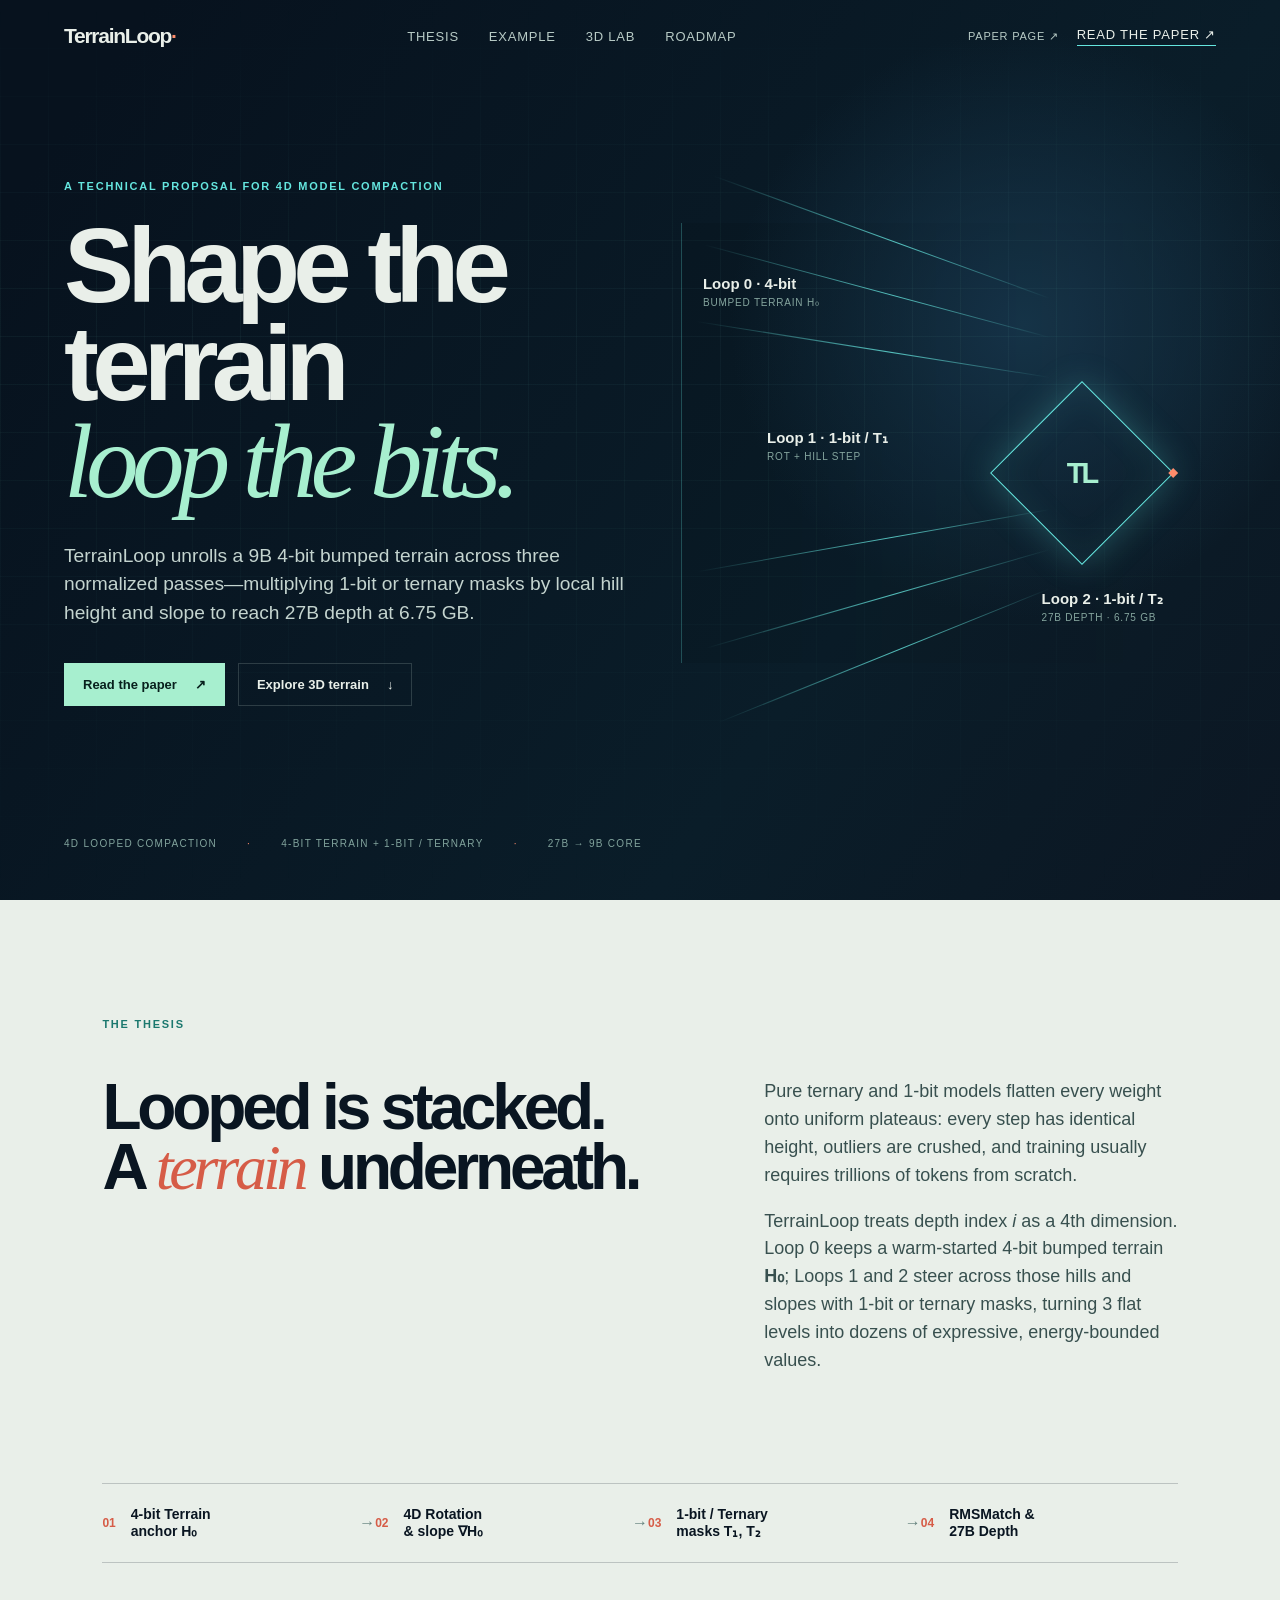
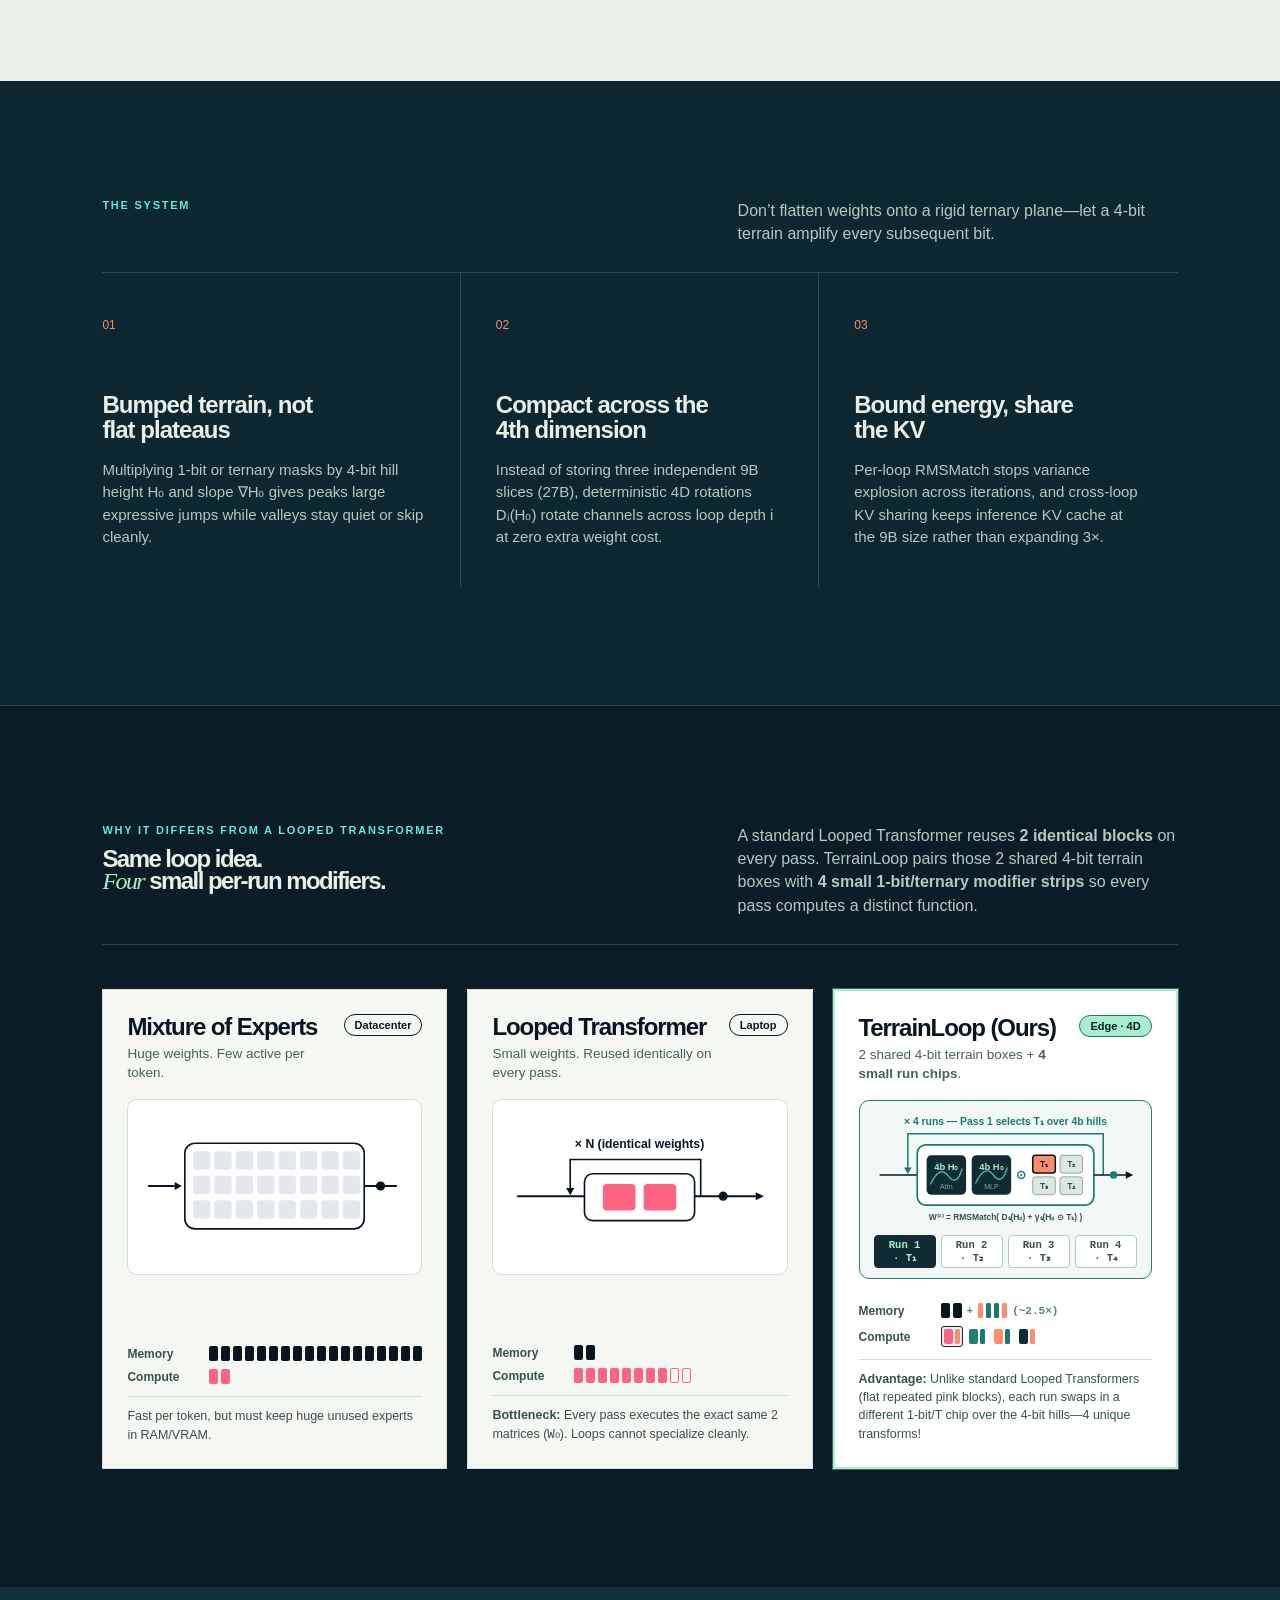
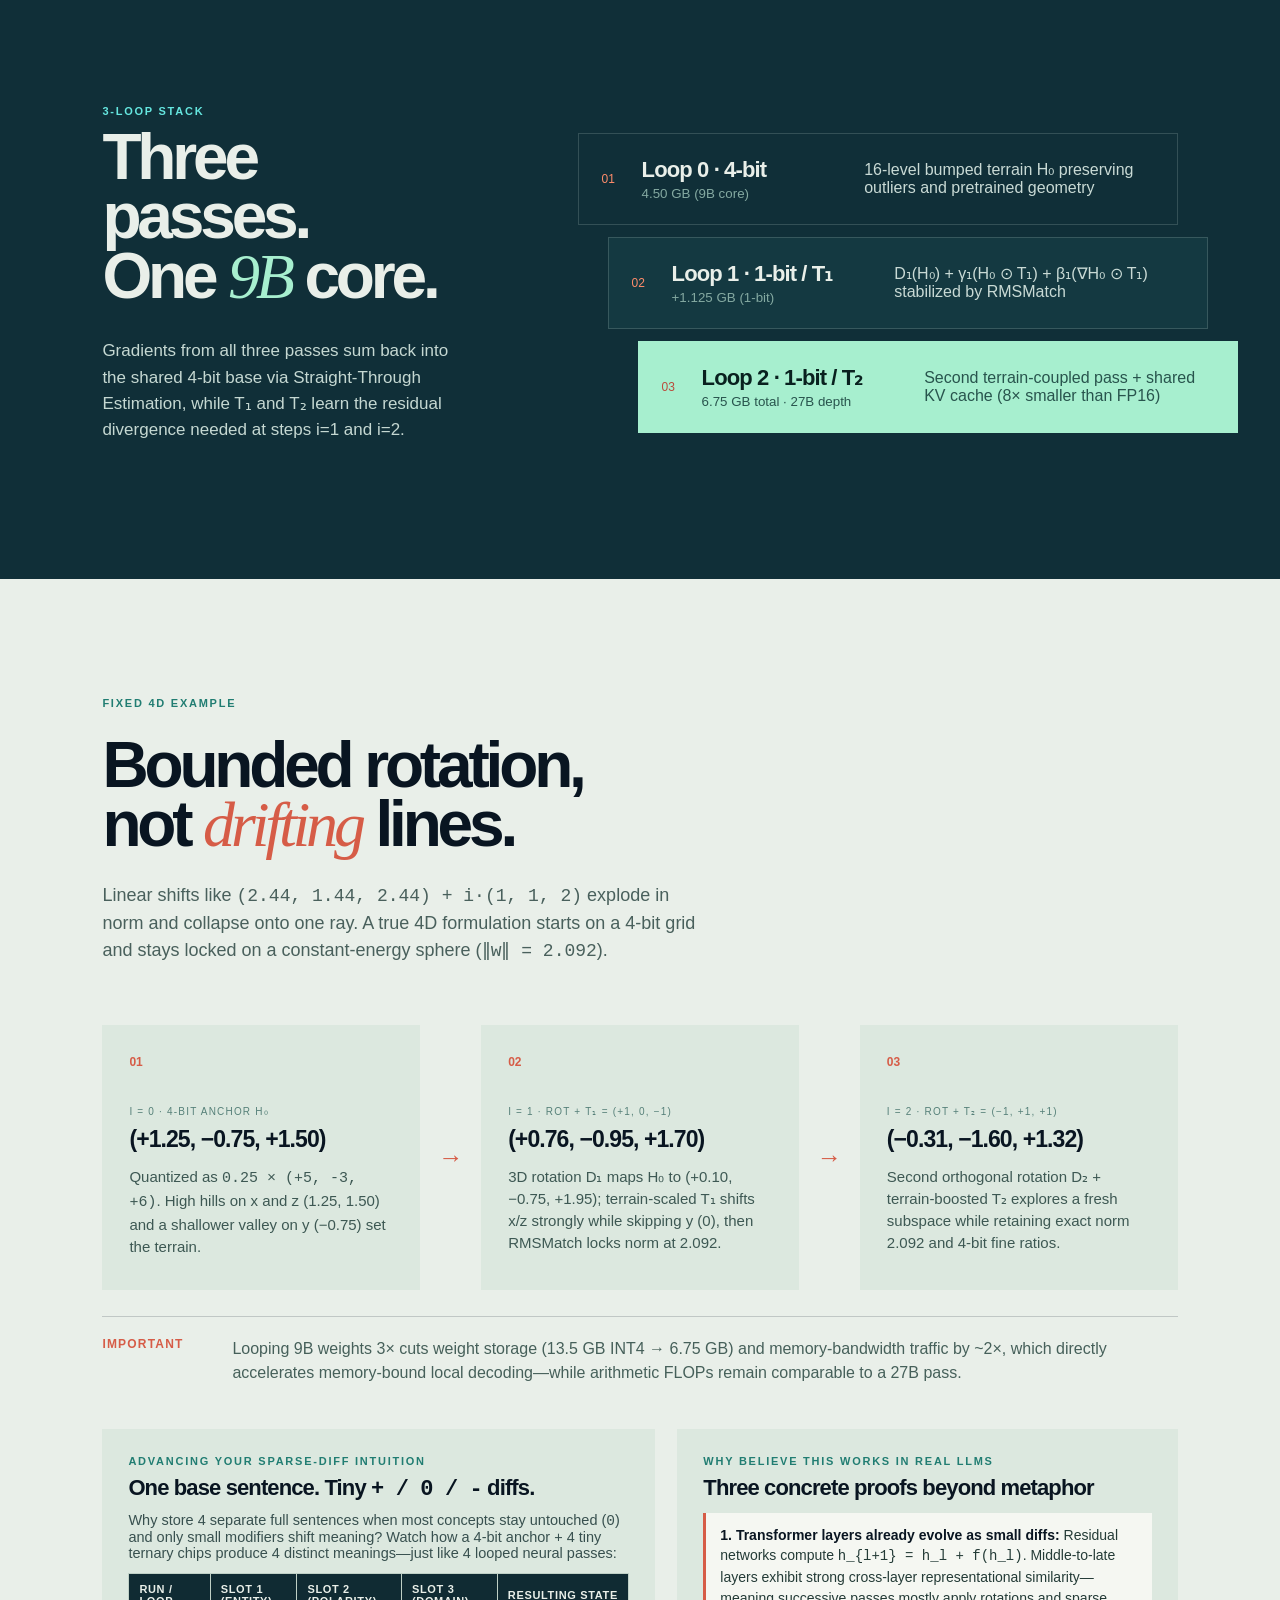
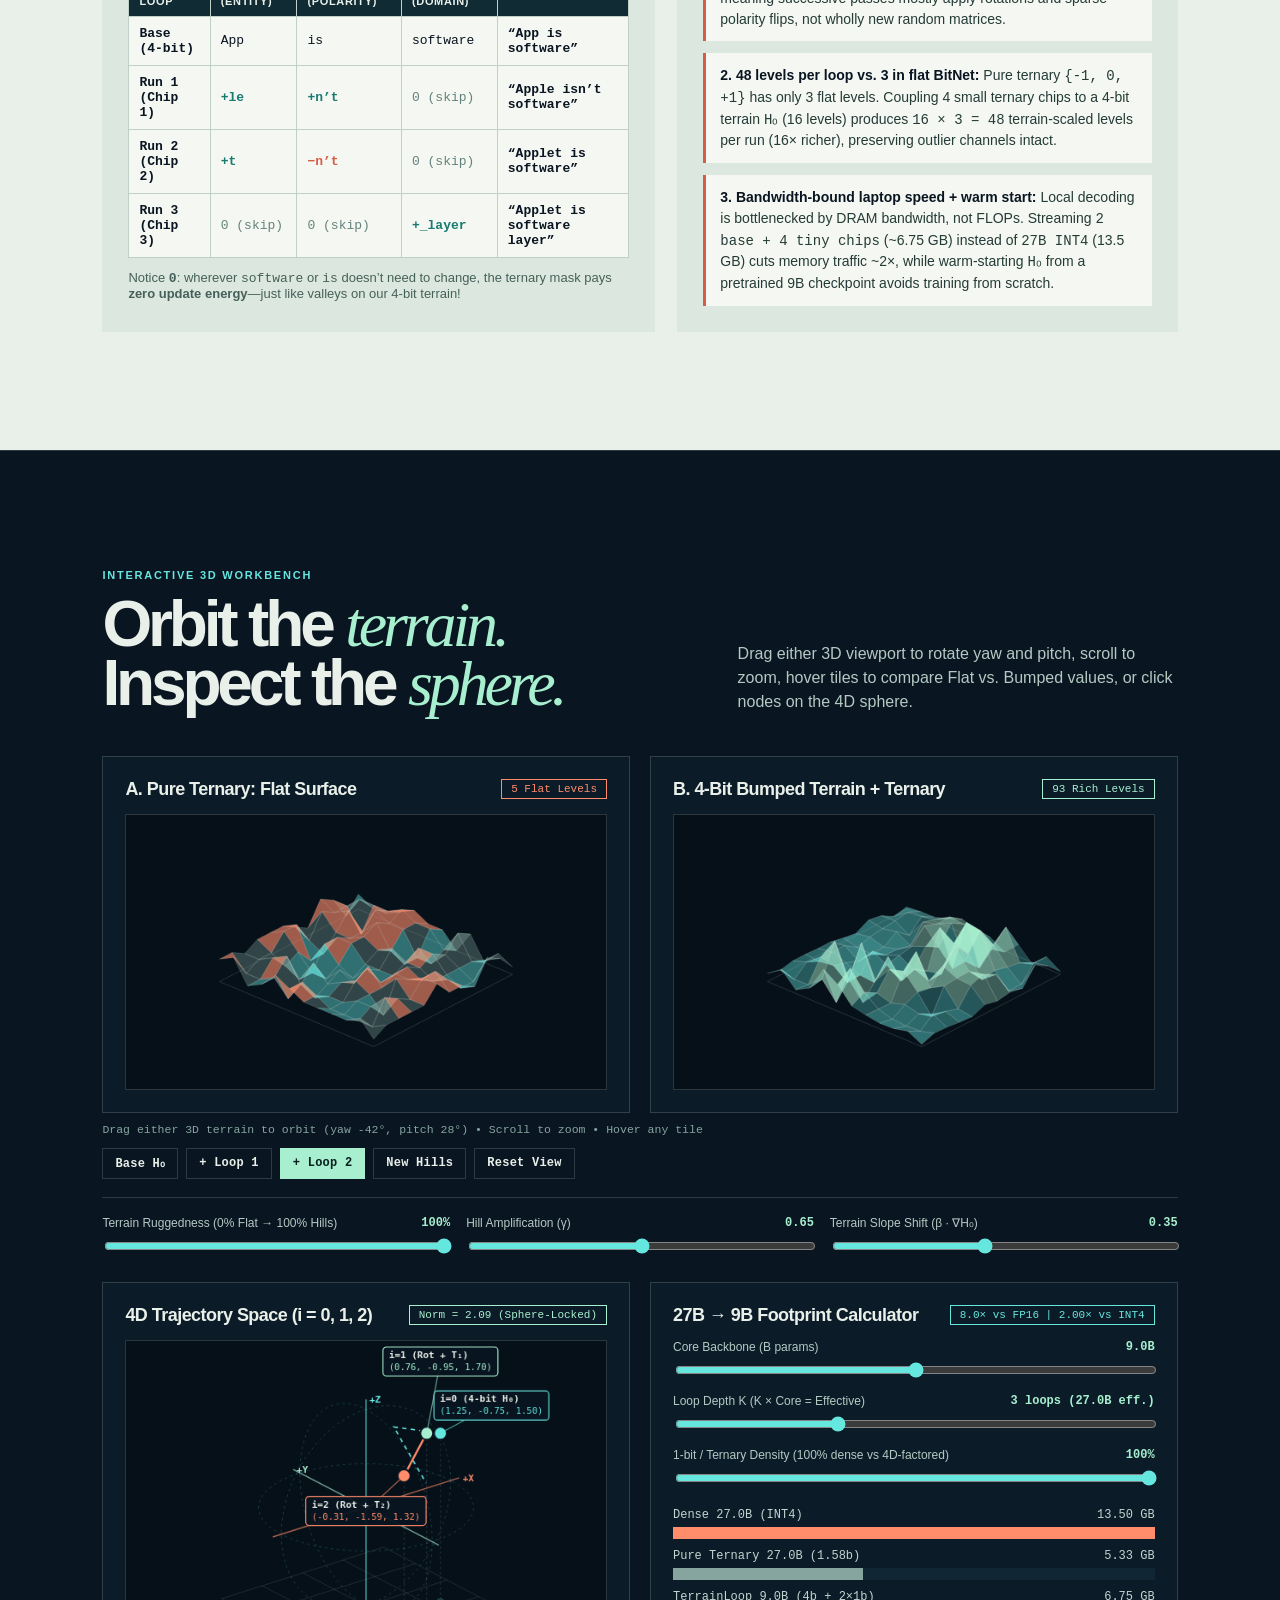
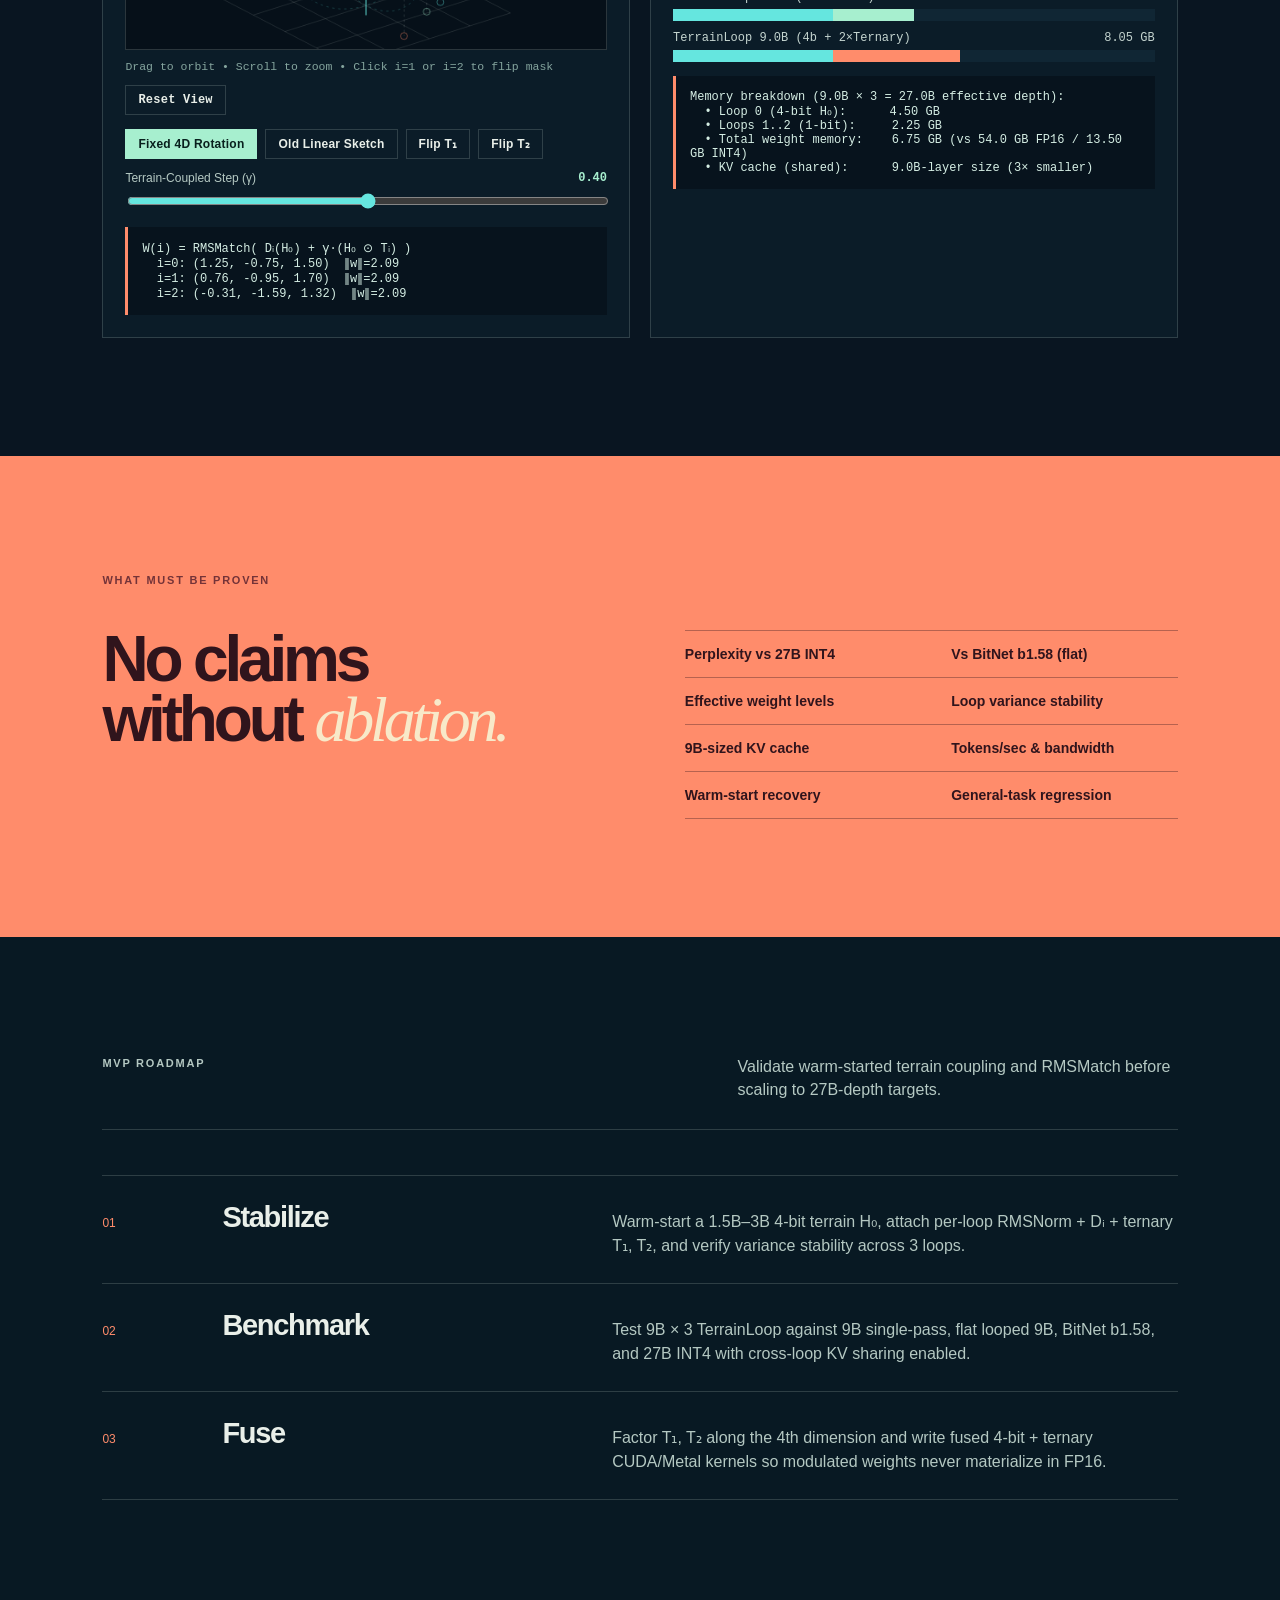
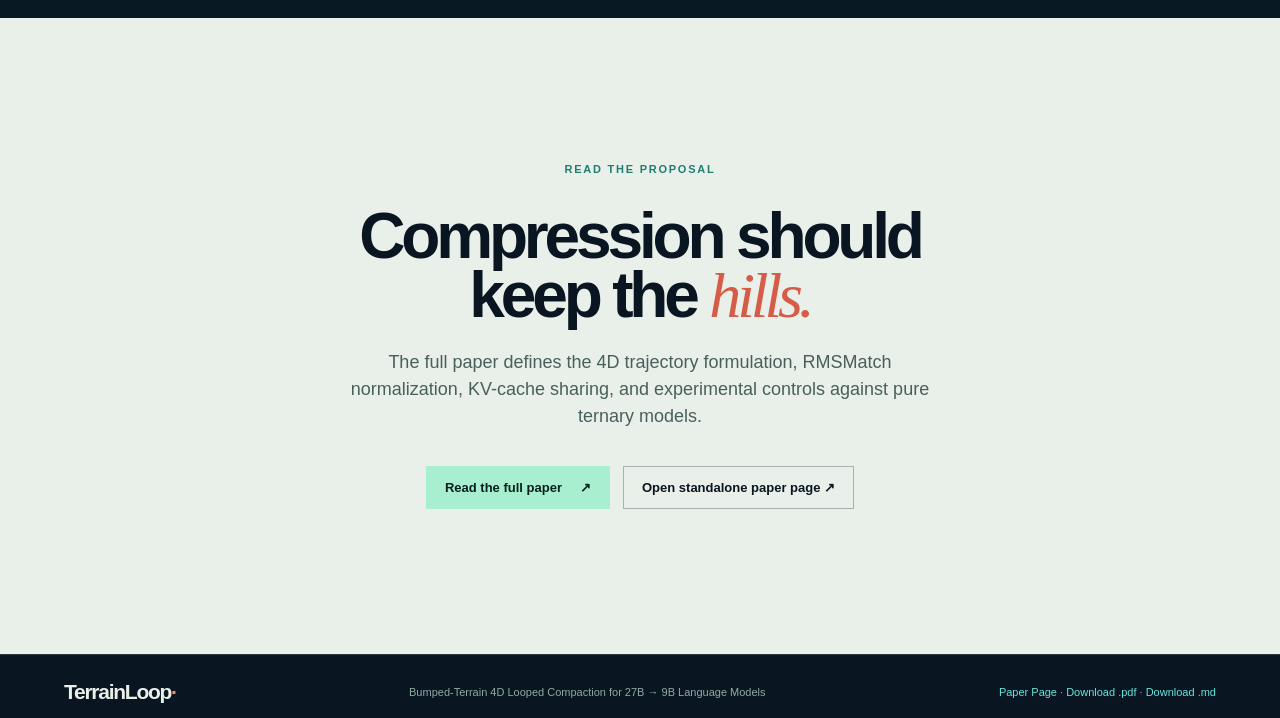
<file: terrainloop/index.html>
<!DOCTYPE html>
<html lang="en">
<head>
  <meta charset="UTF-8" />
  <meta name="viewport" content="width=device-width, initial-scale=1.0" />
  <title>TerrainLoop — Shape the terrain, loop the bits.</title>
  <meta name="description" content="Bumped-terrain 4D looped compaction for compacting 27B-depth language models into a 9B hybrid core." />
  <link rel="stylesheet" href="styles.css" />
</head>
<body>
  <main>
    <!-- HERO -->
    <section class="hero" id="top">
      <nav aria-label="Primary navigation">
        <a class="wordmark" href="#top" aria-label="TerrainLoop home">TerrainLoop<span>·</span></a>
        <div class="nav-links">
          <a href="#thesis">Thesis</a>
          <a href="#example">Example</a>
          <a href="#lab">3D Lab</a>
          <a href="#roadmap">Roadmap</a>
        </div>
        <div class="nav-actions">
          <a class="github-link" href="paper.html">Paper Page ↗</a>
          <button class="nav-paper" id="openPaperNavBtn">Read the paper <span aria-hidden="true">↗</span></button>
        </div>
      </nav>

      <div class="hero-grid">
        <div class="hero-copy reveal is-visible">
          <p class="eyebrow">A technical proposal for 4D model compaction</p>
          <h1>Shape the terrain<br /><em>loop the bits.</em></h1>
          <p class="lede">
            TerrainLoop unrolls a 9B 4-bit bumped terrain across three normalized passes—multiplying
            1-bit or ternary masks by local hill height and slope to reach 27B depth at 6.75 GB.
          </p>
          <div class="hero-actions">
            <button class="button button-primary" id="openPaperHeroBtn">Read the paper <span aria-hidden="true">↗</span></button>
            <a class="button button-secondary" href="#lab">Explore 3D terrain <span aria-hidden="true">↓</span></a>
          </div>
        </div>

        <div class="weave-graphic hero-graphic" aria-label="Illustration of three looped passes weaving over a shared 9B 4-bit core" role="img">
          <div class="model-label label-disk">Loop 0 · 4-bit<br /><span>bumped terrain H₀</span></div>
          <div class="model-label label-ram">Loop 1 · 1-bit / T₁<br /><span>rot + hill step</span></div>
          <div class="model-label label-vram">Loop 2 · 1-bit / T₂<br /><span>27B depth · 6.75 GB</span></div>
          <div class="thread thread-one"></div>
          <div class="thread thread-two"></div>
          <div class="thread thread-three"></div>
          <div class="thread thread-four"></div>
          <div class="thread thread-five"></div>
          <div class="thread thread-six"></div>
          <div class="core"><span>TL</span><i></i></div>
        </div>
      </div>

      <div class="hero-footer">
        <span>4D LOOPED COMPACTION</span>
        <span>4-BIT TERRAIN + 1-BIT / TERNARY</span>
        <span>27B → 9B CORE</span>
      </div>
    </section>

    <!-- THESIS -->
    <section class="thesis section" id="thesis">
      <p class="section-kicker reveal">The thesis</p>
      <div class="thesis-layout reveal">
        <h2>Looped is stacked.<br />A <em>terrain</em> underneath.</h2>
        <div class="thesis-copy">
          <p>
            Pure ternary and 1-bit models flatten every weight onto uniform plateaus: every step has identical height,
            outliers are crushed, and training usually requires trillions of tokens from scratch.
          </p>
          <p>
            TerrainLoop treats depth index <em>i</em> as a 4th dimension. Loop 0 keeps a warm-started 4-bit
            bumped terrain <strong>H₀</strong>; Loops 1 and 2 steer across those hills and slopes with 1-bit or ternary
            masks, turning 3 flat levels into dozens of expressive, energy-bounded values.
          </p>
        </div>
      </div>

      <div class="flow reveal" aria-label="4-bit terrain flows through deterministic 4D rotation, hill-scaled ternary masks, and RMSMatch into 27B depth">
        <div><b>01</b><span>4-bit Terrain<br />anchor H₀</span></div>
        <i>→</i>
        <div><b>02</b><span>4D Rotation<br />&amp; slope ∇H₀</span></div>
        <i>→</i>
        <div><b>03</b><span>1-bit / Ternary<br />masks T₁, T₂</span></div>
        <i>→</i>
        <div><b>04</b><span>RMSMatch &amp;<br />27B Depth</span></div>
      </div>
    </section>

    <!-- PRINCIPLES -->
    <section class="principles section" id="system">
      <div class="section-heading reveal">
        <p class="section-kicker">The system</p>
        <p>Don’t flatten weights onto a rigid ternary plane—let a 4-bit terrain amplify every subsequent bit.</p>
      </div>
      <div class="principle-grid">
        <article class="reveal">
          <span>01</span>
          <h3>Bumped terrain, not flat plateaus</h3>
          <p>Multiplying 1-bit or ternary masks by 4-bit hill height H₀ and slope ∇H₀ gives peaks large expressive jumps while valleys stay quiet or skip cleanly.</p>
        </article>
        <article class="reveal">
          <span>02</span>
          <h3>Compact across the 4th dimension</h3>
          <p>Instead of storing three independent 9B slices (27B), deterministic 4D rotations Dᵢ(H₀) rotate channels across loop depth i at zero extra weight cost.</p>
        </article>
        <article class="reveal">
          <span>03</span>
          <h3>Bound energy, share the KV</h3>
          <p>Per-loop RMSMatch stops variance explosion across iterations, and cross-loop KV sharing keeps inference KV cache at the 9B size rather than expanding 3×.</p>
        </article>
      </div>
    </section>

    <!-- ARCHITECTURE COMPARISON: MOE VS LOOPED TRANSFORMER VS TERRAINLOOP -->
    <section class="arch-compare section" id="compare">
      <div class="section-heading reveal">
        <div>
          <p class="section-kicker">Why it differs from a Looped Transformer</p>
          <h2 style="margin-top:12px;">Same loop idea.<br /><em>Four</em> small per-run modifiers.</h2>
        </div>
        <p>
          A standard Looped Transformer reuses <strong>2 identical blocks</strong> on every pass. TerrainLoop pairs
          those 2 shared 4-bit terrain boxes with <strong>4 small 1-bit/ternary modifier strips</strong> so every pass computes a distinct function.
        </p>
      </div>

      <div class="arch-compare-grid">
        <!-- MoE -->
        <article class="arch-card reveal">
          <div>
            <div class="arch-card-top">
              <div>
                <h3>Mixture of Experts</h3>
                <p class="arch-card-sub">Huge weights. Few active per token.</p>
              </div>
              <span class="hw-pill">Datacenter</span>
            </div>
            <div class="arch-diagram-box">
              <svg viewBox="0 0 260 105" width="100%" xmlns="http://www.w3.org/2000/svg">
                <line x1="6" y1="52" x2="32" y2="52" stroke="#091521" stroke-width="2"/>
                <polygon points="32,48 39,52 32,56" fill="#091521"/>
                <rect x="42" y="10" width="176" height="84" rx="10" fill="none" stroke="#091521" stroke-width="1.6"/>
                <!-- 8x3 experts -->
                <g fill="#e4e8ec">
                  <rect x="50" y="18" width="17" height="18" rx="3"/><rect x="71" y="18" width="17" height="18" rx="3"/>
                  <rect x="92" y="18" width="17" height="18" rx="3"/><rect x="113" y="18" width="17" height="18" rx="3"/>
                  <rect x="134" y="18" width="17" height="18" rx="3"/><rect x="155" y="18" width="17" height="18" rx="3"/>
                  <rect x="176" y="18" width="17" height="18" rx="3"/><rect x="197" y="18" width="17" height="18" rx="3"/>
                  <rect x="50" y="42" width="17" height="18" rx="3"/><rect x="71" y="42" width="17" height="18" rx="3"/>
                  <rect x="92" y="42" width="17" height="18" rx="3"/><rect x="113" y="42" width="17" height="18" rx="3"/>
                  <rect x="134" y="42" width="17" height="18" rx="3"/><rect x="155" y="42" width="17" height="18" rx="3"/>
                  <rect x="176" y="42" width="17" height="18" rx="3"/><rect x="197" y="42" width="17" height="18" rx="3"/>
                  <rect x="50" y="66" width="17" height="18" rx="3"/><rect x="71" y="66" width="17" height="18" rx="3"/>
                  <rect x="92" y="66" width="17" height="18" rx="3"/><rect x="113" y="66" width="17" height="18" rx="3"/>
                  <rect x="134" y="66" width="17" height="18" rx="3"/><rect x="155" y="66" width="17" height="18" rx="3"/>
                  <rect x="176" y="66" width="17" height="18" rx="3"/><rect x="197" y="66" width="17" height="18" rx="3"/>
                </g>
                <line x1="218" y1="52" x2="250" y2="52" stroke="#091521" stroke-width="2"/>
                <circle cx="234" cy="52" r="4.5" fill="#091521"/>
              </svg>
            </div>
          </div>
          <div>
            <div class="meter-row">
              <span>Memory</span>
              <div class="meter-blocks">
                <i class="m-blk"></i><i class="m-blk"></i><i class="m-blk"></i><i class="m-blk"></i><i class="m-blk"></i><i class="m-blk"></i><i class="m-blk"></i><i class="m-blk"></i><i class="m-blk"></i><i class="m-blk"></i><i class="m-blk"></i><i class="m-blk"></i><i class="m-blk"></i><i class="m-blk"></i><i class="m-blk"></i><i class="m-blk"></i><i class="m-blk"></i><i class="m-blk"></i>
              </div>
            </div>
            <div class="meter-row">
              <span>Compute</span>
              <div class="meter-blocks"><i class="m-blk pink"></i><i class="m-blk pink"></i></div>
            </div>
            <div class="arch-foot">Fast per token, but must keep huge unused experts in RAM/VRAM.</div>
          </div>
        </article>

        <!-- Standard Looped Transformer -->
        <article class="arch-card reveal">
          <div>
            <div class="arch-card-top">
              <div>
                <h3>Looped Transformer</h3>
                <p class="arch-card-sub">Small weights. Reused identically on every pass.</p>
              </div>
              <span class="hw-pill">Laptop</span>
            </div>
            <div class="arch-diagram-box">
              <svg viewBox="0 0 260 105" width="100%" xmlns="http://www.w3.org/2000/svg">
                <text x="130" y="15" text-anchor="middle" font-size="12" font-weight="700" fill="#091521">× N (identical weights)</text>
                <path d="M 190 62 L 190 26 L 62 26 L 62 56" fill="none" stroke="#091521" stroke-width="1.6"/>
                <polygon points="58,54 62,61 66,54" fill="#091521"/>
                <line x1="10" y1="62" x2="76" y2="62" stroke="#091521" stroke-width="1.8"/>
                <rect x="76" y="40" width="108" height="46" rx="8" fill="#fff" stroke="#091521" stroke-width="1.6"/>
                <rect x="94" y="50" width="32" height="26" rx="4" fill="#ff6283"/>
                <rect x="134" y="50" width="32" height="26" rx="4" fill="#ff6283"/>
                <line x1="184" y1="62" x2="248" y2="62" stroke="#091521" stroke-width="1.8"/>
                <polygon points="244,58 252,62 244,66" fill="#091521"/>
                <circle cx="212" cy="62" r="4.5" fill="#091521"/>
              </svg>
            </div>
          </div>
          <div>
            <div class="meter-row">
              <span>Memory</span>
              <div class="meter-blocks"><i class="m-blk"></i><i class="m-blk"></i></div>
            </div>
            <div class="meter-row">
              <span>Compute</span>
              <div class="meter-blocks">
                <i class="m-blk pink"></i><i class="m-blk pink"></i><i class="m-blk pink"></i><i class="m-blk pink"></i><i class="m-blk pink"></i><i class="m-blk pink"></i><i class="m-blk pink"></i><i class="m-blk pink"></i><i class="m-blk ghost"></i><i class="m-blk ghost"></i>
              </div>
            </div>
            <div class="arch-foot"><strong>Bottleneck:</strong> Every pass executes the exact same 2 matrices (<code>W₀</code>). Loops cannot specialize cleanly.</div>
          </div>
        </article>

        <!-- TerrainLoop (Ours) -->
        <article class="arch-card featured reveal">
          <div>
            <div class="arch-card-top">
              <div>
                <h3>TerrainLoop (Ours)</h3>
                <p class="arch-card-sub">2 shared 4-bit terrain boxes + <strong>4 small run chips</strong>.</p>
              </div>
              <span class="hw-pill edge">Edge · 4D</span>
            </div>
            <div class="arch-diagram-box">
              <svg id="tlCardSvg" viewBox="0 0 280 124" width="100%" xmlns="http://www.w3.org/2000/svg">
                <text id="tlLoopTitle" x="140" y="13" text-anchor="middle" font-size="11" font-weight="700" fill="#177b72">× 4 runs — Pass 1 selects T₁ over 4b hills</text>
                <path d="M 244 66 L 244 22 L 36 22 L 36 60" fill="none" stroke="#177b72" stroke-width="1.6"/>
                <polygon points="32,58 36,65 40,58" fill="#177b72"/>
                <line x1="6" y1="66" x2="46" y2="66" stroke="#091521" stroke-width="1.8"/>

                <!-- Spacious outer loop container -->
                <rect x="46" y="34" width="188" height="64" rx="9" fill="#ffffff" stroke="#177b72" stroke-width="1.8"/>

                <!-- 2 big 4-bit terrain boxes with contour hill curves -->
                <rect x="56" y="45" width="42" height="42" rx="5" fill="#102b33"/>
                <path d="M 60 76 Q 70 55 79 67 T 94 59" fill="none" stroke="#65e6df" stroke-width="1.5" opacity="0.7"/>
                <text x="77" y="61" text-anchor="middle" font-size="10" font-weight="700" fill="#a7efcf">4b H₀</text>
                <text x="77" y="81" text-anchor="middle" font-size="7.5" fill="#85a59e">Attn</text>

                <rect x="104" y="45" width="42" height="42" rx="5" fill="#102b33"/>
                <path d="M 108 75 Q 118 54 127 66 T 142 58" fill="none" stroke="#65e6df" stroke-width="1.5" opacity="0.7"/>
                <text x="125" y="61" text-anchor="middle" font-size="10" font-weight="700" fill="#a7efcf">4b H₀</text>
                <text x="125" y="81" text-anchor="middle" font-size="7.5" fill="#85a59e">MLP</text>

                <!-- Coupling operator -->
                <text x="157" y="70" text-anchor="middle" font-size="13" font-weight="800" fill="#177b72">⊙</text>

                <!-- 4 small 1-bit/ternary modifier chips (interactive per run) -->
                <rect id="tlChip0" x="169" y="45" width="24" height="19" rx="3" fill="#ff8c6b" stroke="#091521" stroke-width="1.5"/>
                <text x="181" y="58" text-anchor="middle" font-size="9" font-weight="800" fill="#091521">T₁</text>

                <rect id="tlChip1" x="198" y="45" width="24" height="19" rx="3" fill="#dce8df" stroke="#85a59e" stroke-width="1"/>
                <text x="210" y="58" text-anchor="middle" font-size="9" font-weight="700" fill="#38504f">T₂</text>

                <rect id="tlChip2" x="169" y="68" width="24" height="19" rx="3" fill="#dce8df" stroke="#85a59e" stroke-width="1"/>
                <text x="181" y="81" text-anchor="middle" font-size="9" font-weight="700" fill="#38504f">T₃</text>

                <rect id="tlChip3" x="198" y="68" width="24" height="19" rx="3" fill="#dce8df" stroke="#85a59e" stroke-width="1"/>
                <text x="210" y="81" text-anchor="middle" font-size="9" font-weight="700" fill="#38504f">T₄</text>

                <!-- Output arrow + RMSMatch node -->
                <line x1="234" y1="66" x2="272" y2="66" stroke="#091521" stroke-width="1.8"/>
                <polygon points="268,62 276,66 268,70" fill="#091521"/>
                <circle cx="255" cy="66" r="4" fill="#177b72"/>

                <!-- Clean caption cleanly outside the box -->
                <text id="tlLoopSub" x="140" y="114" text-anchor="middle" font-size="9" font-weight="700" fill="#38504f">W⁽¹⁾ = RMSMatch( D₁(H₀) + γ₁(H₀ ⊙ T₁) )</text>
              </svg>
              <div class="tl-run-tabs" aria-label="Select loop run">
                <button class="tl-run-tab active" data-run="0">Run 1 · T₁</button>
                <button class="tl-run-tab" data-run="1">Run 2 · T₂</button>
                <button class="tl-run-tab" data-run="2">Run 3 · T₃</button>
                <button class="tl-run-tab" data-run="3">Run 4 · T₄</button>
              </div>
            </div>
          </div>
          <div>
            <div class="meter-row">
              <span>Memory</span>
              <div class="meter-blocks">
                <i class="m-blk"></i><i class="m-blk"></i><span class="m-sep">+</span><i class="m-blk sliver coral"></i><i class="m-blk sliver"></i><i class="m-blk sliver"></i><i class="m-blk sliver coral"></i><span class="m-sep">(~2.5×)</span>
              </div>
            </div>
            <div class="meter-row">
              <span>Compute</span>
              <div class="meter-blocks" id="tlComputePairs">
                <span class="m-pair active" data-run="0"><i class="m-blk pink"></i><i class="m-blk sliver coral"></i></span>
                <span class="m-pair" data-run="1"><i class="m-blk" style="background:#237d73"></i><i class="m-blk sliver"></i></span>
                <span class="m-pair" data-run="2"><i class="m-blk" style="background:#ff8c6b"></i><i class="m-blk sliver"></i></span>
                <span class="m-pair" data-run="3"><i class="m-blk" style="background:#102b33"></i><i class="m-blk sliver coral"></i></span>
              </div>
            </div>
            <div class="arch-foot"><strong>Advantage:</strong> Unlike standard Looped Transformers (flat repeated pink blocks), each run swaps in a different 1-bit/T chip over the 4-bit hills—4 unique transforms!</div>
          </div>
        </article>
      </div>
    </section>

    <!-- LAYERS -->
    <section class="layers section">
      <div class="layers-intro reveal">
        <p class="section-kicker">3-Loop stack</p>
        <h2>Three passes.<br />One <em>9B</em> core.</h2>
        <p>
          Gradients from all three passes sum back into the shared 4-bit base via Straight-Through Estimation,
          while T₁ and T₂ learn the residual divergence needed at steps i=1 and i=2.
        </p>
      </div>
      <div class="layer-stack reveal">
        <div class="layer disk">
          <span>01</span>
          <div><b>Loop 0 · 4-bit</b><small>4.50 GB (9B core)</small></div>
          <p>16-level bumped terrain H₀ preserving outliers and pretrained geometry</p>
        </div>
        <div class="layer ram">
          <span>02</span>
          <div><b>Loop 1 · 1-bit / T₁</b><small>+1.125 GB (1-bit)</small></div>
          <p>D₁(H₀) + γ₁(H₀ ⊙ T₁) + β₁(∇H₀ ⊙ T₁) stabilized by RMSMatch</p>
        </div>
        <div class="layer vram">
          <span>03</span>
          <div><b>Loop 2 · 1-bit / T₂</b><small>6.75 GB total · 27B depth</small></div>
          <p>Second terrain-coupled pass + shared KV cache (8× smaller than FP16)</p>
        </div>
      </div>
    </section>

    <!-- CONCRETE EXAMPLE -->
    <section class="example section" id="example">
      <div class="example-heading reveal">
        <p class="section-kicker">Fixed 4D example</p>
        <h2>Bounded rotation,<br />not <em>drifting</em> lines.</h2>
        <p>
          Linear shifts like <code>(2.44, 1.44, 2.44) + i·(1, 1, 2)</code> explode in norm and collapse onto one ray.
          A true 4D formulation starts on a 4-bit grid and stays locked on a constant-energy sphere (<code>‖w‖ = 2.092</code>).
        </p>
      </div>

      <div class="example-flow">
        <article class="reveal">
          <span>01</span>
          <small>i = 0 · 4-bit anchor H₀</small>
          <h3>(+1.25, −0.75, +1.50)</h3>
          <p>Quantized as <code>0.25 × (+5, -3, +6)</code>. High hills on x and z (1.25, 1.50) and a shallower valley on y (−0.75) set the terrain.</p>
        </article>
        <i class="example-arrow">→</i>
        <article class="reveal">
          <span>02</span>
          <small>i = 1 · Rot + T₁ = (+1, 0, −1)</small>
          <h3>(+0.76, −0.95, +1.70)</h3>
          <p>3D rotation D₁ maps H₀ to (+0.10, −0.75, +1.95); terrain-scaled T₁ shifts x/z strongly while skipping y (0), then RMSMatch locks norm at 2.092.</p>
        </article>
        <i class="example-arrow">→</i>
        <article class="reveal">
          <span>03</span>
          <small>i = 2 · Rot + T₂ = (−1, +1, +1)</small>
          <h3>(−0.31, −1.60, +1.32)</h3>
          <p>Second orthogonal rotation D₂ + terrain-boosted T₂ explores a fresh subspace while retaining exact norm 2.092 and 4-bit fine ratios.</p>
        </article>
      </div>

      <div class="example-note reveal">
        <span>Important</span>
        <p>
          Looping 9B weights 3× cuts weight storage (13.5 GB INT4 → 6.75 GB) and memory-bandwidth traffic by ~2×,
          which directly accelerates memory-bound local decoding—while arithmetic FLOPs remain comparable to a 27B pass.
        </p>
      </div>

      <!-- ADVANCED INTUITION + REASONS TO BELIEVE -->
      <div class="belief-grid reveal">
        <div class="belief-card">
          <p class="section-kicker" style="margin-bottom:8px;">Advancing your sparse-diff intuition</p>
          <h3>One base sentence. Tiny <code>+ / 0 / -</code> diffs.</h3>
          <p style="color:#38504f; font-size:14.5px; margin-bottom:0;">
            Why store 4 separate full sentences when most concepts stay untouched (<code>0</code>) and only small modifiers shift meaning?
            Watch how a 4-bit anchor + 4 tiny ternary chips produce 4 distinct meanings—just like 4 looped neural passes:
          </p>
          <table class="diff-table">
            <thead>
              <tr><th>Run / Loop</th><th>Slot 1 (Entity)</th><th>Slot 2 (Polarity)</th><th>Slot 3 (Domain)</th><th>Resulting State</th></tr>
            </thead>
            <tbody>
              <tr>
                <td><strong>Base (4-bit)</strong></td>
                <td><code>App</code></td>
                <td><code>is</code></td>
                <td><code>software</code></td>
                <td><strong>“App is software”</strong></td>
              </tr>
              <tr>
                <td><strong>Run 1 (Chip 1)</strong></td>
                <td class="tok-add">+le</td>
                <td class="tok-add">+n’t</td>
                <td class="tok-zero">0 (skip)</td>
                <td><strong>“Apple isn’t software”</strong></td>
              </tr>
              <tr>
                <td><strong>Run 2 (Chip 2)</strong></td>
                <td class="tok-add">+t</td>
                <td class="tok-sub">−n’t</td>
                <td class="tok-zero">0 (skip)</td>
                <td><strong>“Applet is software”</strong></td>
              </tr>
              <tr>
                <td><strong>Run 3 (Chip 3)</strong></td>
                <td class="tok-zero">0 (skip)</td>
                <td class="tok-zero">0 (skip)</td>
                <td class="tok-add">+_layer</td>
                <td><strong>“Applet is software layer”</strong></td>
              </tr>
            </tbody>
          </table>
          <p style="color:#46605a; font-size:13px; margin:12px 0 0;">
            Notice <strong><code>0</code></strong>: wherever <code>software</code> or <code>is</code> doesn’t need to change, the ternary mask pays <strong>zero update energy</strong>—just like valleys on our 4-bit terrain!
          </p>
        </div>

        <div class="belief-card">
          <p class="section-kicker" style="margin-bottom:8px;">Why believe this works in real LLMs</p>
          <h3>Three concrete proofs beyond metaphor</h3>
          <div class="reason-list">
            <div class="reason-item">
              <strong>1. Transformer layers already evolve as small diffs:</strong> Residual networks compute <code>h_{l+1} = h_l + f(h_l)</code>. Middle-to-late layers exhibit strong cross-layer representational similarity—meaning successive passes mostly apply rotations and sparse polarity flips, not wholly new random matrices.
            </div>
            <div class="reason-item">
              <strong>2. 48 levels per loop vs. 3 in flat BitNet:</strong> Pure ternary <code>{-1, 0, +1}</code> has only 3 flat levels. Coupling 4 small ternary chips to a 4-bit terrain <code>H₀</code> (16 levels) produces <code>16 × 3 = 48</code> terrain-scaled levels per run (16× richer), preserving outlier channels intact.
            </div>
            <div class="reason-item">
              <strong>3. Bandwidth-bound laptop speed + warm start:</strong> Local decoding is bottlenecked by DRAM bandwidth, not FLOPs. Streaming <code>2 base + 4 tiny chips</code> (~6.75 GB) instead of <code>27B INT4</code> (13.5 GB) cuts memory traffic ~2×, while warm-starting <code>H₀</code> from a pretrained 9B checkpoint avoids training from scratch.
            </div>
          </div>
        </div>
      </div>
    </section>

    <!-- INTERACTIVE 3D LAB -->
    <section class="lab section" id="lab">
      <div class="lab-header">
        <div>
          <p class="section-kicker">Interactive 3D workbench</p>
          <h2>Orbit the <em>terrain.</em><br />Inspect the <em>sphere.</em></h2>
        </div>
        <p>Drag either 3D viewport to rotate yaw and pitch, scroll to zoom, hover tiles to compare Flat vs. Bumped values, or click nodes on the 4D sphere.</p>
      </div>

      <div class="lab-grid-2">
        <div class="lab-panel">
          <div class="lab-panel-head">
            <h3>A. Pure Ternary: Flat Surface</h3>
            <span class="lab-tag coral" id="flatLevelTag">3 Levels</span>
          </div>
          <canvas id="flatTerrainCanvas" class="interactive-3d" width="560" height="320"></canvas>
        </div>

        <div class="lab-panel">
          <div class="lab-panel-head">
            <h3>B. 4-Bit Bumped Terrain + Ternary</h3>
            <span class="lab-tag mint" id="hillLevelTag">48+ Levels</span>
          </div>
          <canvas id="hillTerrainCanvas" class="interactive-3d" width="560" height="320"></canvas>
        </div>
      </div>

      <div class="lab-hud">
        <span id="terrainHoverHud">Drag either 3D terrain to orbit • Scroll to zoom • Hover any tile</span>
        <div class="lab-btn-row" style="margin-top:0;">
          <button class="lab-btn tstep-btn" data-step="0">Base H₀</button>
          <button class="lab-btn tstep-btn" data-step="1">+ Loop 1</button>
          <button class="lab-btn tstep-btn active" data-step="2">+ Loop 2</button>
          <button class="lab-btn" id="regenTerrainBtn">New Hills</button>
          <button class="lab-btn" id="resetTerrainCamBtn">Reset View</button>
        </div>
      </div>

      <div class="lab-controls">
        <div class="lab-ctrl">
          <label><span>Terrain Ruggedness (0% Flat → 100% Hills)</span><strong id="ruggedLbl">100%</strong></label>
          <input type="range" id="ruggedSlider" min="0" max="100" step="5" value="100" />
        </div>
        <div class="lab-ctrl">
          <label><span>Hill Amplification (γ)</span><strong id="terrainGainLbl">0.65</strong></label>
          <input type="range" id="terrainGainSlider" min="0.10" max="1.20" step="0.05" value="0.65" />
        </div>
        <div class="lab-ctrl">
          <label><span>Terrain Slope Shift (β · ∇H₀)</span><strong id="slopeGainLbl">0.35</strong></label>
          <input type="range" id="slopeGainSlider" min="0.00" max="0.80" step="0.05" value="0.35" />
        </div>
      </div>

      <div class="lab-grid-2" style="margin-top:24px;">
        <div class="lab-panel">
          <div class="lab-panel-head">
            <h3>4D Trajectory Space (i = 0, 1, 2)</h3>
            <span class="lab-tag mint" id="trajBadge">Norm = 2.09 (Sphere-Locked)</span>
          </div>
          <canvas id="trajCanvas" class="interactive-3d" width="560" height="360"></canvas>
          <div class="lab-hud">
            <span id="trajHoverHud">Drag to orbit • Scroll to zoom • Click i=1 or i=2 to flip mask</span>
            <button class="lab-btn" id="resetTrajCamBtn">Reset View</button>
          </div>
          <div class="lab-btn-row">
            <button class="lab-btn active" id="trajFixedBtn">Fixed 4D Rotation</button>
            <button class="lab-btn" id="trajLinearBtn">Old Linear Sketch</button>
            <button class="lab-btn" id="flipB1Btn">Flip T₁</button>
            <button class="lab-btn" id="flipB2Btn">Flip T₂</button>
          </div>
          <div class="lab-ctrl" style="margin-top:12px;">
            <label><span>Terrain-Coupled Step (γ)</span><strong id="epsLbl">0.40</strong></label>
            <input type="range" id="epsSlider" min="0" max="0.80" step="0.05" value="0.40" />
          </div>
          <div class="lab-formula" id="trajFormula"></div>
        </div>

        <div class="lab-panel">
          <div class="lab-panel-head">
            <h3>27B → 9B Footprint Calculator</h3>
            <span class="lab-tag" id="ratioTag">8.0× vs FP16</span>
          </div>
          <div class="lab-ctrl">
            <label><span>Core Backbone (B params)</span><strong id="coreLbl">9.0B</strong></label>
            <input type="range" id="coreSlider" min="3" max="15" step="0.5" value="9" />
          </div>
          <div class="lab-ctrl" style="margin-top:12px;">
            <label><span>Loop Depth K (K × Core = Effective)</span><strong id="loopLbl">3 loops (27.0B eff.)</strong></label>
            <input type="range" id="loopSlider" min="2" max="5" step="1" value="3" />
          </div>
          <div class="lab-ctrl" style="margin-top:12px;">
            <label><span>1-bit / Ternary Density (100% dense vs 4D-factored)</span><strong id="rankLbl">100%</strong></label>
            <input type="range" id="rankSlider" min="10" max="100" step="10" value="100" />
          </div>
          <div id="barsArea" style="margin-top:18px;"></div>
          <div class="lab-formula" id="calcSummary"></div>
        </div>
      </div>
    </section>

    <!-- PROOF / METRICS -->
    <section class="proof section">
      <p class="section-kicker reveal">What must be proven</p>
      <div class="proof-grid reveal">
        <h2>No claims<br />without <em>ablation.</em></h2>
        <div class="metrics">
          <span>Perplexity vs 27B INT4</span>
          <span>Vs BitNet b1.58 (flat)</span>
          <span>Effective weight levels</span>
          <span>Loop variance stability</span>
          <span>9B-sized KV cache</span>
          <span>Tokens/sec &amp; bandwidth</span>
          <span>Warm-start recovery</span>
          <span>General-task regression</span>
        </div>
      </div>
    </section>

    <!-- ROADMAP -->
    <section class="roadmap section" id="roadmap">
      <div class="section-heading reveal">
        <p class="section-kicker">MVP roadmap</p>
        <p>Validate warm-started terrain coupling and RMSMatch before scaling to 27B-depth targets.</p>
      </div>
      <ol>
        <li class="reveal">
          <span>01</span>
          <h3>Stabilize</h3>
          <p>Warm-start a 1.5B–3B 4-bit terrain H₀, attach per-loop RMSNorm + Dᵢ + ternary T₁, T₂, and verify variance stability across 3 loops.</p>
        </li>
        <li class="reveal">
          <span>02</span>
          <h3>Benchmark</h3>
          <p>Test 9B × 3 TerrainLoop against 9B single-pass, flat looped 9B, BitNet b1.58, and 27B INT4 with cross-loop KV sharing enabled.</p>
        </li>
        <li class="reveal">
          <span>03</span>
          <h3>Fuse</h3>
          <p>Factor T₁, T₂ along the 4th dimension and write fused 4-bit + ternary CUDA/Metal kernels so modulated weights never materialize in FP16.</p>
        </li>
      </ol>
    </section>

    <!-- CLOSING -->
    <section class="closing section">
      <p class="section-kicker reveal">Read the proposal</p>
      <h2 class="reveal">Compression should<br />keep the <em>hills.</em></h2>
      <p class="reveal">
        The full paper defines the 4D trajectory formulation, RMSMatch normalization, KV-cache sharing,
        and experimental controls against pure ternary models.
      </p>
      <div class="hero-actions" style="justify-content:center;">
        <button class="button button-primary reveal" id="openPaperClosingBtn">Read the full paper <span aria-hidden="true">↗</span></button>
        <a class="button button-secondary reveal" style="color:var(--ink); border-color:rgba(9,21,33,.28);" href="paper.html">Open standalone paper page ↗</a>
      </div>
    </section>

    <footer>
      <a class="wordmark" href="#top">TerrainLoop<span>·</span></a>
      <p>Bumped-Terrain 4D Looped Compaction for 27B → 9B Language Models</p>
      <p><a href="paper.html">Paper Page</a> · <a href="public/terrainloop-paper.pdf" download="terrainloop-paper.pdf">Download .pdf</a> · <a href="public/terrainloop-paper.md" download="terrainloop-paper.md">Download .md</a></p>
    </footer>
  </main>

  <!-- FAMILIAR SKILLWEAVE PAPER MODAL -->
  <div class="paper-backdrop" id="paperBackdrop" role="presentation">
    <section class="paper-modal" role="dialog" aria-modal="true" aria-labelledby="paper-title">
      <header>
        <div>
          <p class="section-kicker">TerrainLoop</p>
          <h2 id="paper-title">The paper</h2>
        </div>
        <div class="paper-controls">
          <a href="paper.html">Open full page ↗</a>
          <a href="public/terrainloop-paper.pdf" download="terrainloop-paper.pdf">Download .pdf</a>
          <a href="public/terrainloop-paper.md" download="terrainloop-paper.md">Download .md</a>
          <button id="closePaperBtn" aria-label="Close paper">×</button>
        </div>
      </header>
      <article class="paper-content" id="paperModalBody"></article>
    </section>
  </div>

  <script src="paper-content.js"></script>
  <script>
  (() => {
    // Reveal observer (matching SkillWeave)
    const observer = new IntersectionObserver(
      entries => entries.forEach(e => e.isIntersecting && e.target.classList.add('is-visible')),
      { threshold: 0.12 }
    );
    document.querySelectorAll('.reveal').forEach(el => observer.observe(el));

    // Paper modal wiring
    const backdrop = document.getElementById('paperBackdrop');
    const modalBody = document.getElementById('paperModalBody');
    modalBody.innerHTML = window.TERRAINLOOP_PAPER_HTML || '<p>Paper unavailable.</p>';

    const openPaper = () => backdrop.classList.add('open');
    const closePaper = () => backdrop.classList.remove('open');

    document.getElementById('openPaperNavBtn').onclick = openPaper;
    document.getElementById('openPaperHeroBtn').onclick = openPaper;
    document.getElementById('openPaperClosingBtn').onclick = openPaper;
    document.getElementById('closePaperBtn').onclick = closePaper;
    backdrop.addEventListener('mousedown', e => { if (e.target === backdrop) closePaper(); });
    document.addEventListener('keydown', e => { if (e.key === 'Escape') closePaper(); });
    if (window.location.hash === '#paper') openPaper();

    // Interactive TerrainLoop comparison card (Run 1..4 chip selector)
    const tlRunInfos = [
      { title: '× 4 runs — Pass 1 selects T₁ over 4b hills', sub: 'W⁽¹⁾ = RMSMatch( D₁(H₀) + γ₁(H₀ ⊙ T₁) )', color: '#ff8c6b' },
      { title: '× 4 runs — Pass 2 selects T₂ + slope ∇H₀', sub: 'W⁽²⁾ = RMSMatch( D₂(H₀) + γ₂(H₀ ⊙ T₂) + β₂∇H₀ )', color: '#a7efcf' },
      { title: '× 4 runs — Pass 3 selects T₃ (rotated)', sub: 'W⁽³⁾ = RMSMatch( D₃(H₀) + γ₃(H₀ ⊙ T₃) + β₃∇H₀ )', color: '#65e6df' },
      { title: '× 4 runs — Pass 4 selects T₄ (final refinement)', sub: 'W⁽⁴⁾ = RMSMatch( D₄(H₀) + γ₄(H₀ ⊙ T₄) + β₄∇H₀ )', color: '#ff8c6b' }
    ];
    function selectTlRun(idx) {
      const info = tlRunInfos[idx] || tlRunInfos[0];
      document.getElementById('tlLoopTitle').textContent = info.title;
      document.getElementById('tlLoopSub').textContent = info.sub;
      for (let i = 0; i < 4; i++) {
        const chip = document.getElementById(`tlChip${i}`);
        if (chip) {
          chip.setAttribute('fill', i === idx ? info.color : '#dce8df');
          chip.setAttribute('stroke', i === idx ? '#091521' : '#85a59e');
          chip.setAttribute('stroke-width', i === idx ? '1.6' : '1');
        }
      }
      document.querySelectorAll('.tl-run-tab').forEach(b => b.classList.toggle('active', parseInt(b.dataset.run, 10) === idx));
      document.querySelectorAll('#tlComputePairs .m-pair').forEach(p => p.classList.toggle('active', parseInt(p.dataset.run, 10) === idx));
    }
    document.querySelectorAll('.tl-run-tab').forEach(b => {
      b.onclick = () => selectTlRun(parseInt(b.dataset.run, 10));
    });
    selectTlRun(0);

    // HiDPI + 3D Orbit helpers
    function setupHiDPI(canvas, logicalW, logicalH) {
      const dpr = window.devicePixelRatio || 1;
      if (canvas.width !== logicalW * dpr || canvas.height !== logicalH * dpr) {
        canvas.width = logicalW * dpr;
        canvas.height = logicalH * dpr;
      }
      const ctx = canvas.getContext('2d');
      ctx.setTransform(dpr, 0, 0, dpr, 0, 0);
      return ctx;
    }

    function orbitProject(x, y, z, cam, w, h, baseScale) {
      const yaw = (cam.yaw * Math.PI) / 180;
      const pitch = (cam.pitch * Math.PI) / 180;
      const cx = x - cam.cx, cy = y - cam.cy, cz = z - cam.cz;
      const x1 = cx * Math.cos(yaw) - cy * Math.sin(yaw);
      const y1 = cx * Math.sin(yaw) + cy * Math.cos(yaw);
      const z1 = cz;
      const y2 = y1 * Math.cos(pitch) - z1 * Math.sin(pitch);
      const z2 = y1 * Math.sin(pitch) + z1 * Math.cos(pitch);
      const scale = baseScale * cam.zoom;
      return { sx: w * 0.50 + x1 * scale, sy: h * 0.54 - z2 * scale, depth: y2 };
    }

    // ---------- 3D TERRAIN LAB ----------
    const flatCanvas = document.getElementById('flatTerrainCanvas');
    const hillCanvas = document.getElementById('hillTerrainCanvas');
    const T_W = 560, T_H = 320, G = 12;
    let baseHills = [], T1 = [], T2 = [], terrainStep = 2;
    let terrainCam = { yaw: -42, pitch: 28, zoom: 1.0, cx: (G - 1) / 2, cy: (G - 1) / 2, cz: 0.9 };
    let hoveredCell = null, lastFlatQuads = [], lastHillQuads = [];

    function genTerrain() {
      baseHills = []; T1 = []; T2 = [];
      const p1x = 2.5 + Math.random() * 3, p1y = 2.5 + Math.random() * 3;
      const p2x = 7.0 + Math.random() * 3, p2y = 6.5 + Math.random() * 3;
      for (let y = 0; y < G; y++) {
        const rH = [], r1 = [], r2 = [];
        for (let x = 0; x < G; x++) {
          const d1 = Math.exp(-((x - p1x) ** 2 + (y - p1y) ** 2) / 9.5);
          const d2 = Math.exp(-((x - p2x) ** 2 + (y - p2y) ** 2) / 11.0);
          const raw = 0.2 + 1.55 * Math.max(d1, d2) + 0.25 * Math.sin(x * 0.65) * Math.cos(y * 0.55);
          rH.push(Math.max(1, Math.min(16, Math.round(raw * 8))) / 8);
          const a = Math.random(), b = Math.random();
          r1.push(a < 0.34 ? -1 : a < 0.67 ? 0 : 1);
          r2.push(b < 0.34 ? -1 : b < 0.67 ? 0 : 1);
        }
        baseHills.push(rH); T1.push(r1); T2.push(r2);
      }
    }

    function pointInQuad(px, py, pts) {
      let inside = false;
      for (let i = 0, j = pts.length - 1; i < pts.length; j = i++) {
        const xi = pts[i].sx, yi = pts[i].sy, xj = pts[j].sx, yj = pts[j].sy;
        if (((yi > py) !== (yj > py)) && (px < ((xj - xi) * (py - yi)) / ((yj - yi) || 1e-9) + xi)) inside = !inside;
      }
      return inside;
    }

    function drawMesh(canvas, grid, isFlat) {
      const ctx = setupHiDPI(canvas, T_W, T_H);
      ctx.clearRect(0, 0, T_W, T_H);
      const f0 = orbitProject(0, 0, 0, terrainCam, T_W, T_H, 22);
      const f1 = orbitProject(G - 1, 0, 0, terrainCam, T_W, T_H, 22);
      const f2 = orbitProject(G - 1, G - 1, 0, terrainCam, T_W, T_H, 22);
      const f3 = orbitProject(0, G - 1, 0, terrainCam, T_W, T_H, 22);
      ctx.strokeStyle = 'rgba(226, 239, 232, .16)';
      ctx.lineWidth = 1;
      ctx.beginPath(); ctx.moveTo(f0.sx, f0.sy); ctx.lineTo(f1.sx, f1.sy); ctx.lineTo(f2.sx, f2.sy); ctx.lineTo(f3.sx, f3.sy); ctx.closePath(); ctx.stroke();

      const uniq = new Set(), quads = [];
      for (let y = 0; y < G; y++) for (let x = 0; x < G; x++) uniq.add(grid[y][x].toFixed(2));
      for (let y = 0; y < G - 1; y++) {
        for (let x = 0; x < G - 1; x++) {
          const z00 = grid[y][x], z10 = grid[y][x + 1], z11 = grid[y + 1][x + 1], z01 = grid[y + 1][x];
          const avg = (z00 + z10 + z11 + z01) / 4;
          const p00 = orbitProject(x, y, z00, terrainCam, T_W, T_H, 22);
          const p10 = orbitProject(x + 1, y, z10, terrainCam, T_W, T_H, 22);
          const p11 = orbitProject(x + 1, y + 1, z11, terrainCam, T_W, T_H, 22);
          const p01 = orbitProject(x, y + 1, z01, terrainCam, T_W, T_H, 22);
          quads.push({ x, y, avg, pts: [p00, p10, p11, p01], depth: (p00.depth + p10.depth + p11.depth + p01.depth) / 4 });
        }
      }
      quads.sort((a, b) => b.depth - a.depth);
      quads.forEach(q => {
        const [p00, p10, p11, p01] = q.pts;
        const hov = hoveredCell && hoveredCell.x === q.x && hoveredCell.y === q.y;
        const norm = Math.max(-1, Math.min(1, (q.avg - 0.8) / 1.4));
        let fill;
        if (isFlat) {
          fill = q.avg > 1.05 ? 'rgba(255, 140, 107, 0.62)' : q.avg < 0.75 ? 'rgba(101, 230, 223, 0.45)' : 'rgba(133, 165, 158, 0.35)';
        } else {
          fill = norm >= 0 ? `rgba(167, 239, 207, ${(0.28 + 0.64 * norm).toFixed(2)})` : `rgba(101, 230, 223, ${(0.26 + 0.55 * (-norm)).toFixed(2)})`;
        }
        ctx.fillStyle = hov ? 'rgba(233, 239, 233, 0.90)' : fill;
        ctx.strokeStyle = hov ? '#ff8c6b' : 'rgba(233, 239, 233, 0.20)';
        ctx.lineWidth = hov ? 2 : 0.8;
        ctx.beginPath(); ctx.moveTo(p00.sx, p00.sy); ctx.lineTo(p10.sx, p10.sy); ctx.lineTo(p11.sx, p11.sy); ctx.lineTo(p01.sx, p01.sy); ctx.closePath(); ctx.fill(); ctx.stroke();
      });
      return { count: uniq.size, quads };
    }

    function renderTerrains() {
      const rugged = parseInt(document.getElementById('ruggedSlider').value, 10) / 100;
      const gamma = parseFloat(document.getElementById('terrainGainSlider').value);
      const beta = parseFloat(document.getElementById('slopeGainSlider').value);
      document.getElementById('ruggedLbl').textContent = `${Math.round(rugged * 100)}%`;
      document.getElementById('terrainGainLbl').textContent = gamma.toFixed(2);
      document.getElementById('slopeGainLbl').textContent = beta.toFixed(2);

      const flatGrid = [], hillGrid = [];
      for (let y = 0; y < G; y++) {
        const fr = [], hr = [];
        for (let x = 0; x < G; x++) {
          const H0 = 1.0 * (1 - rugged) + baseHills[y][x] * rugged;
          const slope = (1.0 * (1 - rugged) + baseHills[y][(x + 1) % G] * rugged) - H0;
          let fv = 0.90, hv = H0;
          if (terrainStep >= 1) { fv += 0.45 * T1[y][x]; hv += gamma * H0 * T1[y][x] + beta * slope * T1[y][x]; }
          if (terrainStep >= 2) { fv += 0.45 * T2[y][x]; hv += 0.8 * gamma * H0 * T2[y][x] - beta * slope * T2[y][x]; }
          fr.push(fv); hr.push(hv);
        }
        flatGrid.push(fr); hillGrid.push(hr);
      }

      const fRes = drawMesh(flatCanvas, flatGrid, true);
      const hRes = drawMesh(hillCanvas, hillGrid, false);
      lastFlatQuads = fRes.quads; lastHillQuads = hRes.quads;
      document.getElementById('flatLevelTag').textContent = `${fRes.count} Flat Levels`;
      document.getElementById('hillLevelTag').textContent = `${hRes.count} Rich Levels`;
      document.getElementById('terrainHoverHud').textContent = hoveredCell
        ? `Cell (${hoveredCell.x},${hoveredCell.y}): H₀=${(1 - rugged + baseHills[hoveredCell.y][hoveredCell.x] * rugged).toFixed(2)}, T₁=${T1[hoveredCell.y][hoveredCell.x]}, T₂=${T2[hoveredCell.y][hoveredCell.x]} | Flat=${flatGrid[hoveredCell.y][hoveredCell.x].toFixed(2)} vs Bumped=${hillGrid[hoveredCell.y][hoveredCell.x].toFixed(2)}`
        : `Drag either 3D terrain to orbit (yaw ${Math.round(terrainCam.yaw)}°, pitch ${Math.round(terrainCam.pitch)}°) • Scroll to zoom • Hover any tile`;
    }

    function wireTerrainCanvas(canvas, getQuads) {
      let drag = false, lx = 0, ly = 0;
      canvas.addEventListener('pointerdown', e => { drag = true; lx = e.clientX; ly = e.clientY; canvas.classList.add('dragging'); canvas.setPointerCapture(e.pointerId); });
      canvas.addEventListener('pointermove', e => {
        const r = canvas.getBoundingClientRect();
        const px = ((e.clientX - r.left) / r.width) * T_W, py = ((e.clientY - r.top) / r.height) * T_H;
        if (drag) {
          terrainCam.yaw += (e.clientX - lx) * 0.55;
          terrainCam.pitch = Math.max(5, Math.min(75, terrainCam.pitch + (e.clientY - ly) * 0.45));
          lx = e.clientX; ly = e.clientY; renderTerrains(); return;
        }
        const qs = getQuads(); let hit = null;
        for (let i = qs.length - 1; i >= 0; i--) if (pointInQuad(px, py, qs[i].pts)) { hit = { x: qs[i].x, y: qs[i].y }; break; }
        if ((hit?.x !== hoveredCell?.x) || (hit?.y !== hoveredCell?.y)) { hoveredCell = hit; renderTerrains(); }
      });
      canvas.addEventListener('pointerup', e => { drag = false; canvas.classList.remove('dragging'); try { canvas.releasePointerCapture(e.pointerId); } catch (_) {} });
      canvas.addEventListener('pointerleave', () => { if (hoveredCell) { hoveredCell = null; renderTerrains(); } });
      canvas.addEventListener('wheel', e => { e.preventDefault(); terrainCam.zoom = Math.max(0.65, Math.min(1.85, terrainCam.zoom - e.deltaY * 0.001)); renderTerrains(); }, { passive: false });
    }
    wireTerrainCanvas(flatCanvas, () => lastFlatQuads);
    wireTerrainCanvas(hillCanvas, () => lastHillQuads);

    document.querySelectorAll('.tstep-btn').forEach(b => b.onclick = () => {
      document.querySelectorAll('.tstep-btn').forEach(x => x.classList.remove('active'));
      b.classList.add('active'); terrainStep = parseInt(b.dataset.step, 10); renderTerrains();
    });
    document.getElementById('regenTerrainBtn').onclick = () => { genTerrain(); renderTerrains(); };
    document.getElementById('resetTerrainCamBtn').onclick = () => { terrainCam = { yaw: -42, pitch: 28, zoom: 1.0, cx: (G - 1) / 2, cy: (G - 1) / 2, cz: 0.9 }; renderTerrains(); };
    ['ruggedSlider', 'terrainGainSlider', 'slopeGainSlider'].forEach(id => document.getElementById(id).oninput = renderTerrains);

    // ---------- 3D/4D TRAJECTORY LAB ----------
    const trajCanvas = document.getElementById('trajCanvas');
    const TR_W = 560, TR_H = 360;
    let trajMode = 'fixed', hoveredNode = -1, renderedNodes = [];
    let tVecFlags = [{ x: 0, y: 0, z: 0 }, { x: 1, y: 0, z: -1 }, { x: -1, y: 1, z: 1 }];
    let trajCam = { yaw: 38, pitch: 24, zoom: 1.0, cx: 0, cy: 0, cz: 0 };
    const vecNorm = p => Math.sqrt(p.x * p.x + p.y * p.y + p.z * p.z);

    function drawPill(ctx, cx, cy, l1, l2, col, hi) {
      ctx.font = 'bold 11px monospace'; const w1 = ctx.measureText(l1).width;
      ctx.font = '10.5px monospace'; const w2 = ctx.measureText(l2).width;
      const bw = Math.max(w1, w2) + 14, bh = 34;
      const bx = Math.max(6, Math.min(TR_W - bw - 6, cx - bw / 2));
      const by = Math.max(6, Math.min(TR_H - bh - 6, cy - bh / 2));
      ctx.fillStyle = hi ? 'rgba(16, 43, 51, 0.98)' : 'rgba(9, 21, 33, 0.92)';
      ctx.strokeStyle = hi ? '#e9efe9' : col; ctx.lineWidth = hi ? 1.8 : 1.2;
      ctx.beginPath(); ctx.roundRect(bx, by, bw, bh, 4); ctx.fill(); ctx.stroke();
      ctx.fillStyle = '#e9efe9'; ctx.font = 'bold 11px monospace'; ctx.fillText(l1, bx + 7, by + 13);
      ctx.fillStyle = col; ctx.font = '10.5px monospace'; ctx.fillText(l2, bx + 7, by + 27);
      return { x: bx + bw / 2, y: by + bh / 2 };
    }

    function drawTrajectory() {
      const gamma = parseFloat(document.getElementById('epsSlider').value);
      document.getElementById('epsLbl').textContent = gamma.toFixed(2);
      const tctx = setupHiDPI(trajCanvas, TR_W, TR_H);
      tctx.clearRect(0, 0, TR_W, TR_H);

      const isFixed = trajMode === 'fixed';
      trajCam.cx = isFixed ? 0 : 3.2; trajCam.cy = isFixed ? 0 : 2.2; trajCam.cz = isFixed ? 0 : 3.6;
      const P = (x, y, z) => orbitProject(x, y, z, trajCam, TR_W, TR_H, isFixed ? 60 : 30);

      const gMin = isFixed ? -2 : 0, gMax = isFixed ? 2 : 6, zFloor = isFixed ? -2.1 : 0;
      tctx.strokeStyle = 'rgba(226, 239, 232, 0.13)'; tctx.lineWidth = 1;
      for (let g = gMin; g <= gMax; g++) {
        const a = P(g, gMin, zFloor), b = P(g, gMax, zFloor); tctx.beginPath(); tctx.moveTo(a.sx, a.sy); tctx.lineTo(b.sx, b.sy); tctx.stroke();
        const c = P(gMin, g, zFloor), d = P(gMax, g, zFloor); tctx.beginPath(); tctx.moveTo(c.sx, c.sy); tctx.lineTo(d.sx, d.sy); tctx.stroke();
      }

      const axLen = isFixed ? 2.3 : 6.0;
      [
        { to: P(axLen, 0, 0), neg: P(isFixed ? -axLen : 0, 0, 0), lbl: '+X', col: '#ff8c6b' },
        { to: P(0, axLen, 0), neg: P(0, isFixed ? -axLen : 0, 0), lbl: '+Y', col: '#a7efcf' },
        { to: P(0, 0, axLen), neg: P(0, 0, isFixed ? -axLen : 0), lbl: '+Z', col: '#65e6df' }
      ].forEach(a => {
        tctx.strokeStyle = a.col; tctx.globalAlpha = 0.65; tctx.lineWidth = 1.5;
        tctx.beginPath(); tctx.moveTo(a.neg.sx, a.neg.sy); tctx.lineTo(a.to.sx, a.to.sy); tctx.stroke();
        tctx.globalAlpha = 1; tctx.fillStyle = a.col; tctx.font = 'bold 11px monospace'; tctx.fillText(a.lbl, a.to.sx + 4, a.to.sy + 4);
      });

      const detPts = [], actPts = []; let r0 = 2.0917;
      if (isFixed) {
        const H0 = { x: 1.25, y: -0.75, z: 1.50 }; r0 = vecNorm(H0);
        const D1 = { x: 0.8 * H0.x - 0.6 * H0.z, y: H0.y, z: 0.6 * H0.x + 0.8 * H0.z };
        const D2 = { x: D1.x, y: 0.8 * D1.y - 0.6 * D1.z, z: 0.6 * D1.y + 0.8 * D1.z };
        const D = [H0, D1, D2];
        tctx.strokeStyle = 'rgba(101, 230, 223, 0.22)'; tctx.lineWidth = 1; tctx.setLineDash([3, 4]);
        for (let pl = 0; pl < 3; pl++) {
          tctx.beginPath();
          for (let a = 0; a <= 60; a++) {
            const th = (a / 60) * Math.PI * 2;
            const pt = P(pl < 2 ? r0 * Math.cos(th) : 0, pl === 0 ? r0 * Math.sin(th) : pl === 2 ? r0 * Math.cos(th) : 0, pl > 0 ? r0 * Math.sin(th) : 0);
            a === 0 ? tctx.moveTo(pt.sx, pt.sy) : tctx.lineTo(pt.sx, pt.sy);
          }
          tctx.stroke();
        }
        tctx.setLineDash([]);
        for (let i = 0; i < 3; i++) {
          detPts.push({ i, ...D[i], ...P(D[i].x, D[i].y, D[i].z) });
          if (i === 0) actPts.push({ i, ...H0, ...P(H0.x, H0.y, H0.z) });
          else {
            const raw = { x: D[i].x + gamma * H0.x * tVecFlags[i].x, y: D[i].y + gamma * H0.y * tVecFlags[i].y, z: D[i].z + gamma * H0.z * tVecFlags[i].z };
            const s = r0 / (vecNorm(raw) || 1);
            const np = { x: raw.x * s, y: raw.y * s, z: raw.z * s };
            actPts.push({ i, ...np, ...P(np.x, np.y, np.z) });
          }
        }
        document.getElementById('trajBadge').textContent = `Norm = ${r0.toFixed(2)} (Sphere-Locked)`;
        document.getElementById('trajBadge').className = 'lab-tag mint';
      } else {
        const bp = { x: 2.44, y: 1.44, z: 2.44 }, vd = { x: 1, y: 1, z: 2 };
        for (let i = 0; i < 3; i++) {
          const dx = bp.x + i * vd.x, dy = bp.y + i * vd.y, dz = bp.z + i * vd.z;
          detPts.push({ i, x: dx, y: dy, z: dz, ...P(dx, dy, dz) });
          const ax = dx + gamma * tVecFlags[i].x, ay = dy + gamma * tVecFlags[i].y, az = dz + gamma * tVecFlags[i].z;
          actPts.push({ i, x: ax, y: ay, z: az, ...P(ax, ay, az) });
        }
        document.getElementById('trajBadge').textContent = 'Norm grows 3.7 → 8.5 (Drifts!)';
        document.getElementById('trajBadge').className = 'lab-tag coral';
      }

      const cols = ['#65e6df', '#a7efcf', '#ff8c6b'], lbls = ['i=0 (4-bit H₀)', 'i=1 (Rot + T₁)', 'i=2 (Rot + T₂)'];
      actPts.forEach((p, idx) => {
        const fl = P(p.x, p.y, zFloor);
        tctx.strokeStyle = 'rgba(226, 239, 232, 0.16)'; tctx.setLineDash([3, 3]);
        tctx.beginPath(); tctx.moveTo(p.sx, p.sy); tctx.lineTo(fl.sx, fl.sy); tctx.stroke(); tctx.setLineDash([]);
        tctx.strokeStyle = cols[idx]; tctx.globalAlpha = 0.45;
        tctx.beginPath(); tctx.arc(fl.sx, fl.sy, 4, 0, Math.PI * 2); tctx.stroke(); tctx.globalAlpha = 1;
      });
      tctx.strokeStyle = '#65e6df'; tctx.lineWidth = 1.6; tctx.setLineDash([5, 5]);
      tctx.beginPath(); detPts.forEach((p, i) => i ? tctx.lineTo(p.sx, p.sy) : tctx.moveTo(p.sx, p.sy)); tctx.stroke(); tctx.setLineDash([]);
      tctx.strokeStyle = '#ff8c6b'; tctx.lineWidth = 2.4;
      tctx.beginPath(); actPts.forEach((p, i) => i ? tctx.lineTo(p.sx, p.sy) : tctx.moveTo(p.sx, p.sy)); tctx.stroke();

      renderedNodes = actPts;
      const cent = { x: actPts.reduce((s, p) => s + p.sx, 0) / 3, y: actPts.reduce((s, p) => s + p.sy, 0) / 3 };
      const pills = [];
      [...actPts].sort((a, b) => b.depth - a.depth).forEach(p => {
        tctx.fillStyle = cols[p.i];
        tctx.beginPath(); tctx.arc(p.sx, p.sy, hoveredNode === p.i ? 10 : 7.5, 0, Math.PI * 2); tctx.fill();
        tctx.strokeStyle = hoveredNode === p.i ? '#e9efe9' : '#091521'; tctx.lineWidth = 2; tctx.stroke();
      });
      actPts.forEach((p, idx) => {
        let dx = p.sx - cent.x, dy = p.sy - cent.y; const len = Math.hypot(dx, dy) || 1;
        dx /= len; dy /= len; if (len < 15) { dx = Math.cos(idx * 2.1); dy = Math.sin(idx * 2.1); }
        let lx = p.sx + dx * 78, ly = p.sy + dy * 50;
        for (const pv of pills) if (Math.abs(lx - pv.x) < 145 && Math.abs(ly - pv.y) < 38) ly += (ly >= pv.y ? 40 : -40);
        lx = Math.max(82, Math.min(TR_W - 82, lx)); ly = Math.max(24, Math.min(TR_H - 24, ly));
        tctx.strokeStyle = cols[idx]; tctx.globalAlpha = 0.65; tctx.lineWidth = 1.2;
        tctx.beginPath(); tctx.moveTo(p.sx, p.sy); tctx.lineTo(lx, ly); tctx.stroke(); tctx.globalAlpha = 1;
        pills.push(drawPill(tctx, lx, ly, lbls[idx], `(${p.x.toFixed(2)}, ${p.y.toFixed(2)}, ${p.z.toFixed(2)})`, cols[idx], hoveredNode === idx));
      });

      document.getElementById('trajFormula').textContent = isFixed
        ? `W(i) = RMSMatch( Dᵢ(H₀) + γ·(H₀ ⊙ Tᵢ) )\n  i=0: (${actPts[0].x.toFixed(2)}, ${actPts[0].y.toFixed(2)}, ${actPts[0].z.toFixed(2)})  ‖w‖=${vecNorm(actPts[0]).toFixed(2)}\n  i=1: (${actPts[1].x.toFixed(2)}, ${actPts[1].y.toFixed(2)}, ${actPts[1].z.toFixed(2)})  ‖w‖=${vecNorm(actPts[1]).toFixed(2)}\n  i=2: (${actPts[2].x.toFixed(2)}, ${actPts[2].y.toFixed(2)}, ${actPts[2].z.toFixed(2)})  ‖w‖=${vecNorm(actPts[2]).toFixed(2)}`
        : `Flawed Linear Drift: P(i) = (2.44,1.44,2.44) + i·(1,1,2)\n  i=0: (${actPts[0].x.toFixed(2)}, ${actPts[0].y.toFixed(2)}, ${actPts[0].z.toFixed(2)})  ‖w‖=${vecNorm(actPts[0]).toFixed(2)}\n  i=1: (${actPts[1].x.toFixed(2)}, ${actPts[1].y.toFixed(2)}, ${actPts[1].z.toFixed(2)})  ‖w‖=${vecNorm(actPts[1]).toFixed(2)}\n  i=2: (${actPts[2].x.toFixed(2)}, ${actPts[2].y.toFixed(2)}, ${actPts[2].z.toFixed(2)})  ‖w‖=${vecNorm(actPts[2]).toFixed(2)}`;
    }

    (() => {
      let drag = false, moved = false, lx = 0, ly = 0;
      trajCanvas.addEventListener('pointerdown', e => { drag = true; moved = false; lx = e.clientX; ly = e.clientY; trajCanvas.classList.add('dragging'); trajCanvas.setPointerCapture(e.pointerId); });
      trajCanvas.addEventListener('pointermove', e => {
        const r = trajCanvas.getBoundingClientRect(), px = ((e.clientX - r.left) / r.width) * TR_W, py = ((e.clientY - r.top) / r.height) * TR_H;
        if (drag) {
          const dx = e.clientX - lx, dy = e.clientY - ly; if (Math.hypot(dx, dy) > 2) moved = true;
          trajCam.yaw += dx * 0.55; trajCam.pitch = Math.max(-70, Math.min(80, trajCam.pitch + dy * 0.45));
          lx = e.clientX; ly = e.clientY; drawTrajectory(); return;
        }
        let hit = -1; for (const n of renderedNodes) if (Math.hypot(px - n.sx, py - n.sy) <= 14) { hit = n.i; break; }
        if (hit !== hoveredNode) { hoveredNode = hit; trajCanvas.style.cursor = hit >= 0 ? 'pointer' : 'grab'; drawTrajectory(); }
      });
      trajCanvas.addEventListener('pointerup', e => {
        if (!moved && hoveredNode > 0) { tVecFlags[hoveredNode] = { x: -tVecFlags[hoveredNode].x, y: -tVecFlags[hoveredNode].y, z: -tVecFlags[hoveredNode].z }; drawTrajectory(); }
        drag = false; trajCanvas.classList.remove('dragging'); try { trajCanvas.releasePointerCapture(e.pointerId); } catch (_) {}
      });
      trajCanvas.addEventListener('wheel', e => { e.preventDefault(); trajCam.zoom = Math.max(0.55, Math.min(2.1, trajCam.zoom - e.deltaY * 0.001)); drawTrajectory(); }, { passive: false });
    })();

    document.getElementById('resetTrajCamBtn').onclick = () => { trajCam = { yaw: 38, pitch: 24, zoom: 1.0, cx: 0, cy: 0, cz: 0 }; drawTrajectory(); };
    document.getElementById('trajFixedBtn').onclick = () => { trajMode = 'fixed'; document.getElementById('trajFixedBtn').classList.add('active'); document.getElementById('trajLinearBtn').classList.remove('active'); drawTrajectory(); };
    document.getElementById('trajLinearBtn').onclick = () => { trajMode = 'linear'; document.getElementById('trajLinearBtn').classList.add('active'); document.getElementById('trajFixedBtn').classList.remove('active'); drawTrajectory(); };
    document.getElementById('flipB1Btn').onclick = () => { tVecFlags[1] = { x: -tVecFlags[1].x, y: -tVecFlags[1].y, z: -tVecFlags[1].z }; drawTrajectory(); };
    document.getElementById('flipB2Btn').onclick = () => { tVecFlags[2] = { x: -tVecFlags[2].x, y: -tVecFlags[2].y, z: -tVecFlags[2].z }; drawTrajectory(); };
    document.getElementById('epsSlider').oninput = drawTrajectory;

    // ---------- 27B -> 9B CALCULATOR ----------
    function updateCompaction() {
      const coreB = parseFloat(document.getElementById('coreSlider').value);
      const loops = parseInt(document.getElementById('loopSlider').value, 10);
      const density = parseInt(document.getElementById('rankSlider').value, 10) / 100;
      const effB = coreB * loops;

      document.getElementById('coreLbl').textContent = `${coreB.toFixed(1)}B`;
      document.getElementById('loopLbl').textContent = `${loops} loops (${effB.toFixed(1)}B eff.)`;
      document.getElementById('rankLbl').textContent = `${Math.round(density * 100)}%`;

      const fp16 = effB * 2.0, int4 = effB * 0.5, tern = effB * (1.58 / 8);
      const ours1b = coreB * 0.5 + coreB * (loops - 1) * (1 / 8) * density;
      const oursTern = coreB * 0.5 + coreB * (loops - 1) * (1.58 / 8) * density;

      document.getElementById('ratioTag').textContent = `${(fp16 / ours1b).toFixed(1)}× vs FP16 | ${(int4 / ours1b).toFixed(2)}× vs INT4`;
      document.getElementById('barsArea').innerHTML = `
        <div class="calc-bar">
          <div class="calc-bar-lbl"><span>Dense ${effB.toFixed(1)}B (INT4)</span><span>${int4.toFixed(2)} GB</span></div>
          <div class="calc-track"><div class="calc-seg" style="width:100%; background:#ff8c6b;"></div></div>
        </div>
        <div class="calc-bar">
          <div class="calc-bar-lbl"><span>Pure Ternary ${effB.toFixed(1)}B (1.58b)</span><span>${tern.toFixed(2)} GB</span></div>
          <div class="calc-track"><div class="calc-seg" style="width:${((tern / int4) * 100).toFixed(1)}%; background:#85a59e;"></div></div>
        </div>
        <div class="calc-bar">
          <div class="calc-bar-lbl"><span>TerrainLoop ${coreB.toFixed(1)}B (4b + ${loops - 1}×1b)</span><span>${ours1b.toFixed(2)} GB</span></div>
          <div class="calc-track">
            <div class="calc-seg" style="width:${((coreB * 0.5 / int4) * 100).toFixed(1)}%; background:#65e6df;"></div>
            <div class="calc-seg" style="width:${(((ours1b - coreB * 0.5) / int4) * 100).toFixed(1)}%; background:#a7efcf;"></div>
          </div>
        </div>
        <div class="calc-bar">
          <div class="calc-bar-lbl"><span>TerrainLoop ${coreB.toFixed(1)}B (4b + ${loops - 1}×Ternary)</span><span>${oursTern.toFixed(2)} GB</span></div>
          <div class="calc-track">
            <div class="calc-seg" style="width:${((coreB * 0.5 / int4) * 100).toFixed(1)}%; background:#65e6df;"></div>
            <div class="calc-seg" style="width:${(((oursTern - coreB * 0.5) / int4) * 100).toFixed(1)}%; background:#ff8c6b;"></div>
          </div>
        </div>
      `;
      document.getElementById('calcSummary').textContent =
`Memory breakdown (${coreB.toFixed(1)}B × ${loops} = ${effB.toFixed(1)}B effective depth):
  • Loop 0 (4-bit H₀):      ${(coreB * 0.5).toFixed(2)} GB
  • Loops 1..${loops - 1} (1-bit):     ${(ours1b - coreB * 0.5).toFixed(2)} GB
  • Total weight memory:    ${ours1b.toFixed(2)} GB (vs ${fp16.toFixed(1)} GB FP16 / ${int4.toFixed(2)} GB INT4)
  • KV cache (shared):      ${coreB.toFixed(1)}B-layer size (${loops}× smaller)`;
    }
    ['coreSlider', 'loopSlider', 'rankSlider'].forEach(id => document.getElementById(id).oninput = updateCompaction);

    genTerrain();
    renderTerrains();
    drawTrajectory();
    updateCompaction();
  })();
  </script>
</body>
</html>
</file>
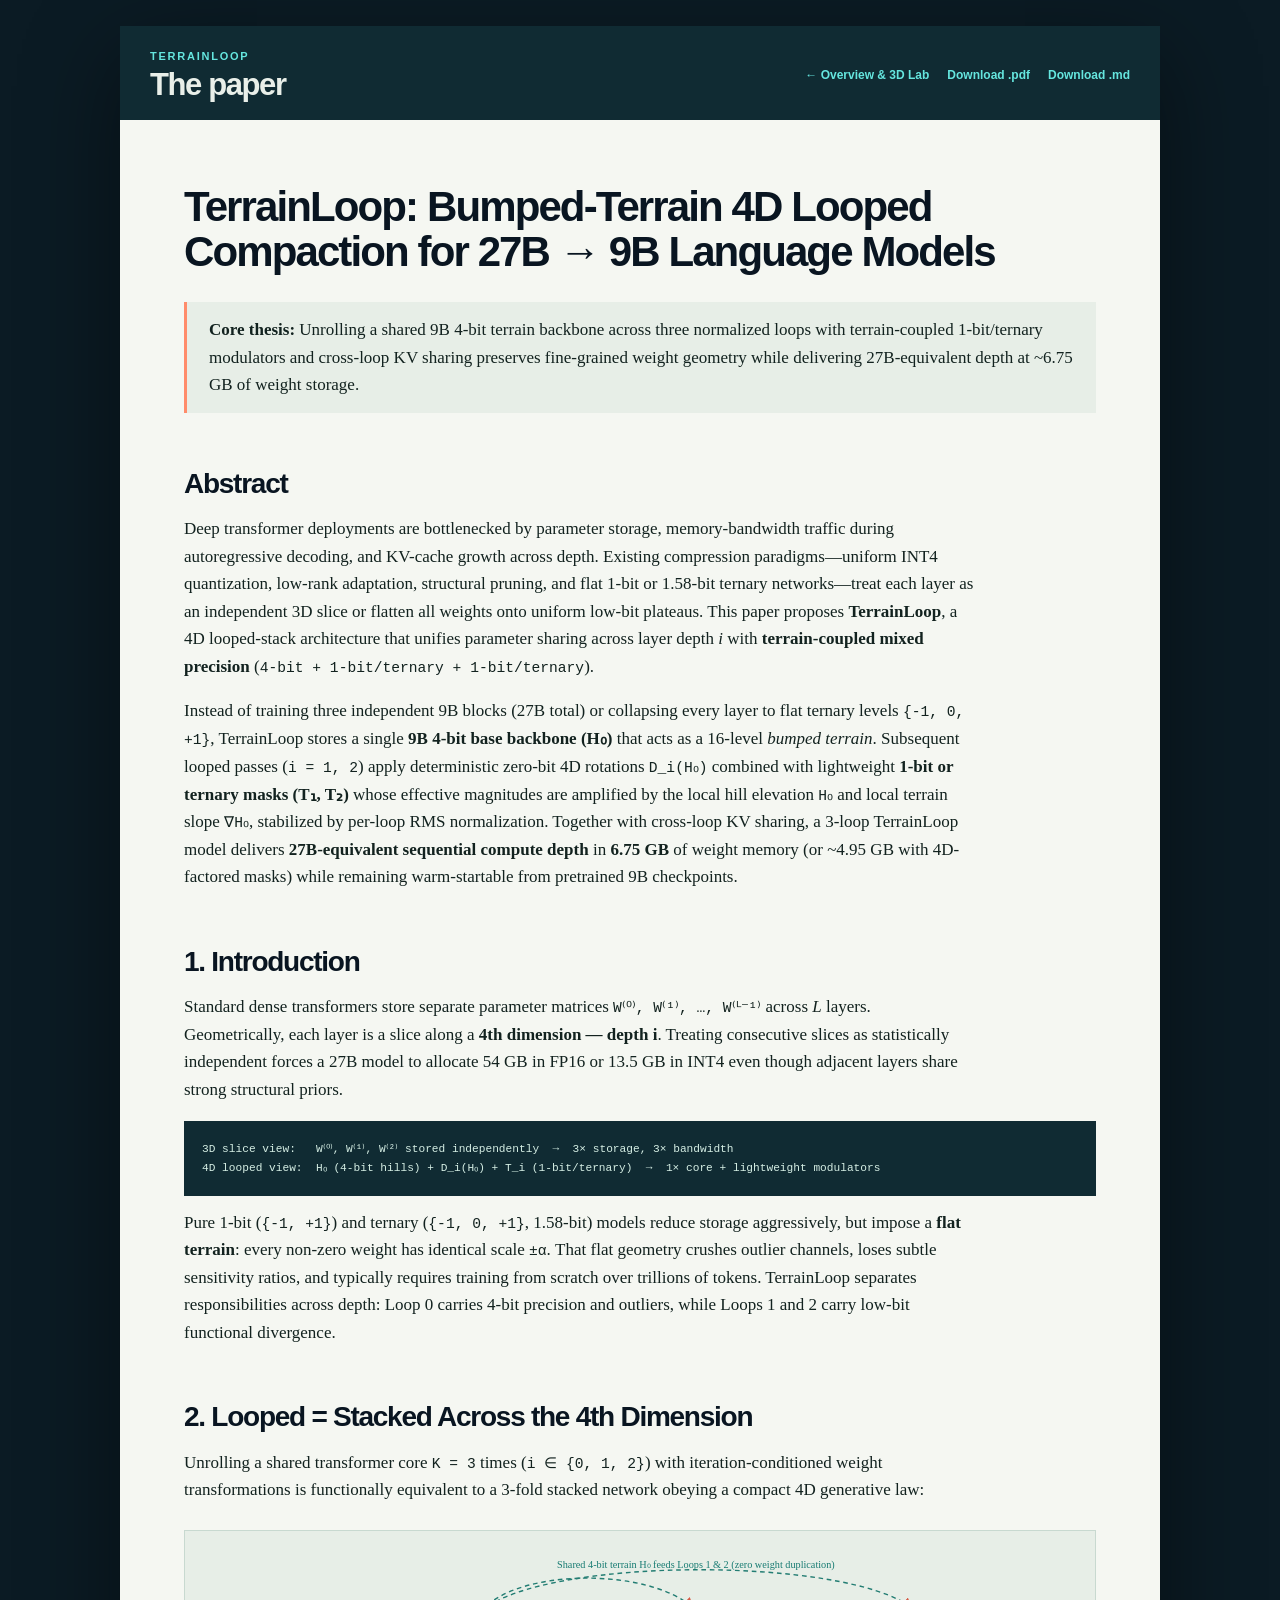
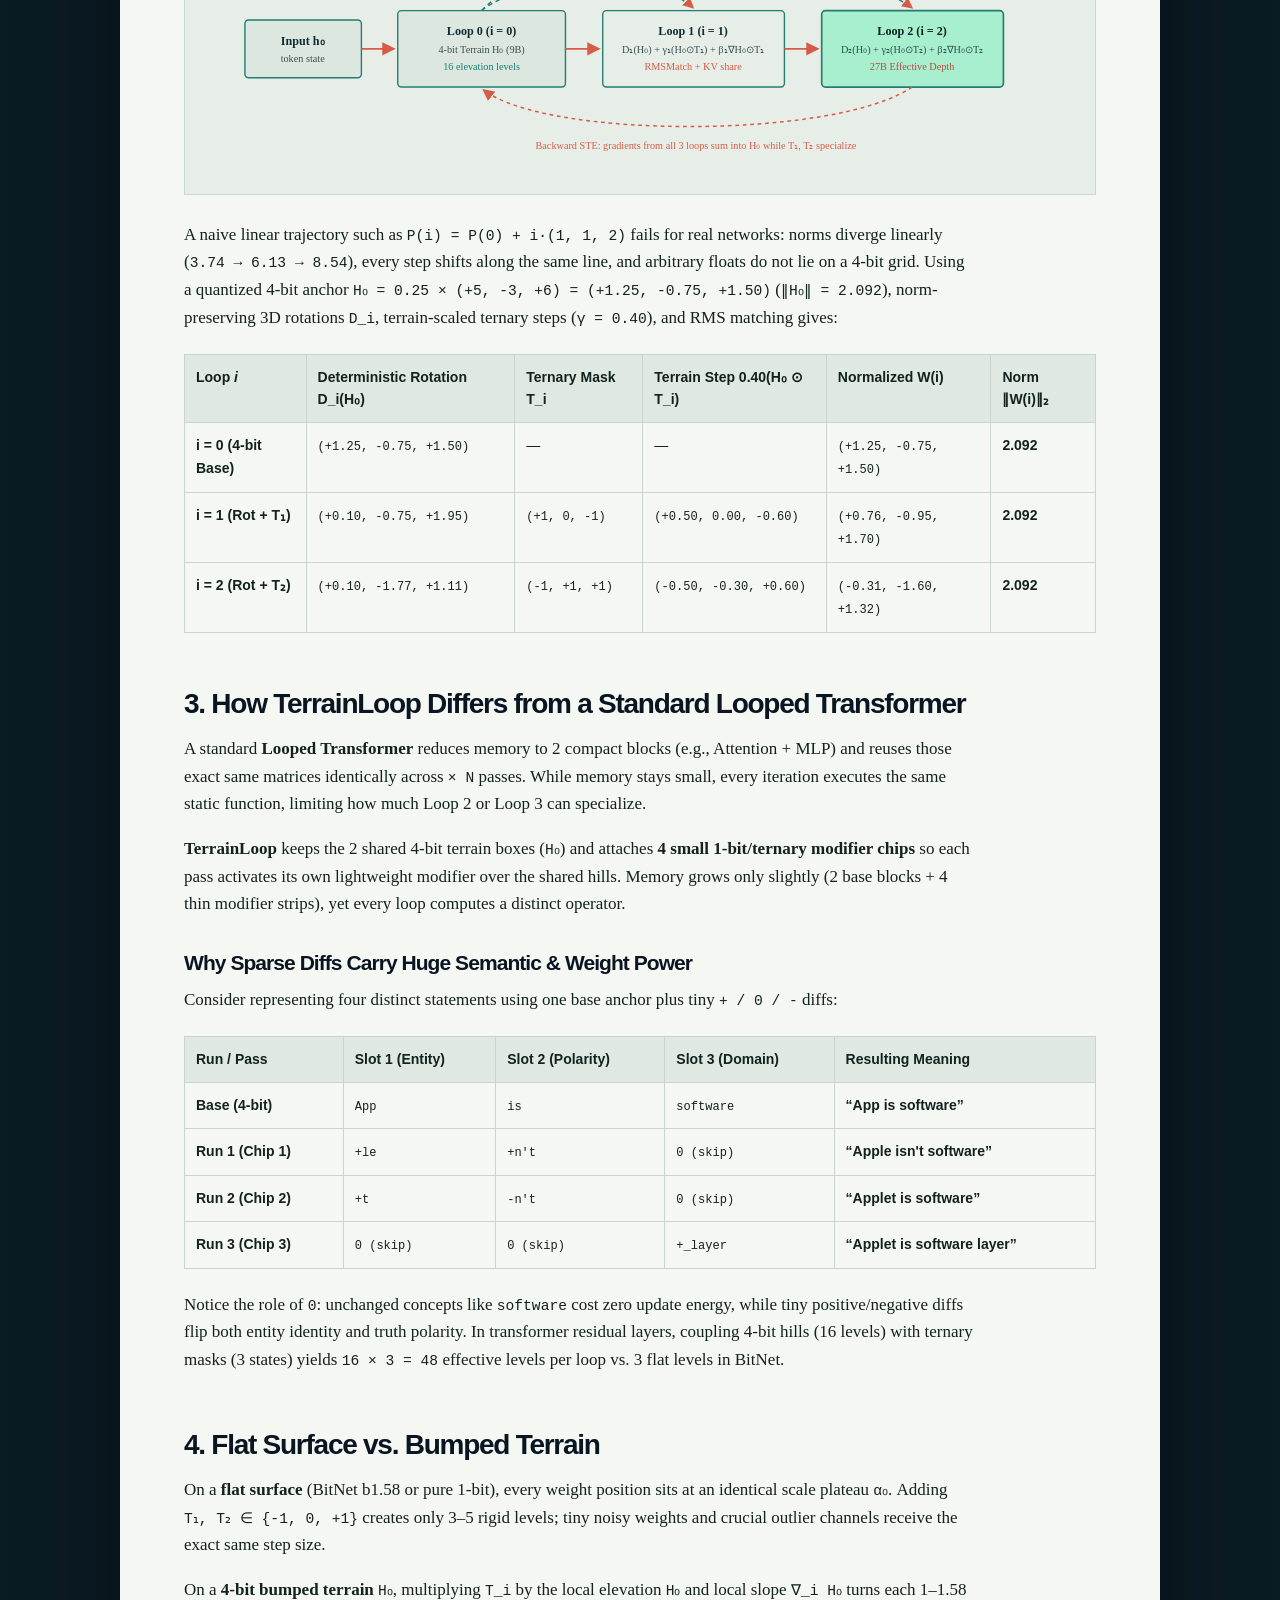
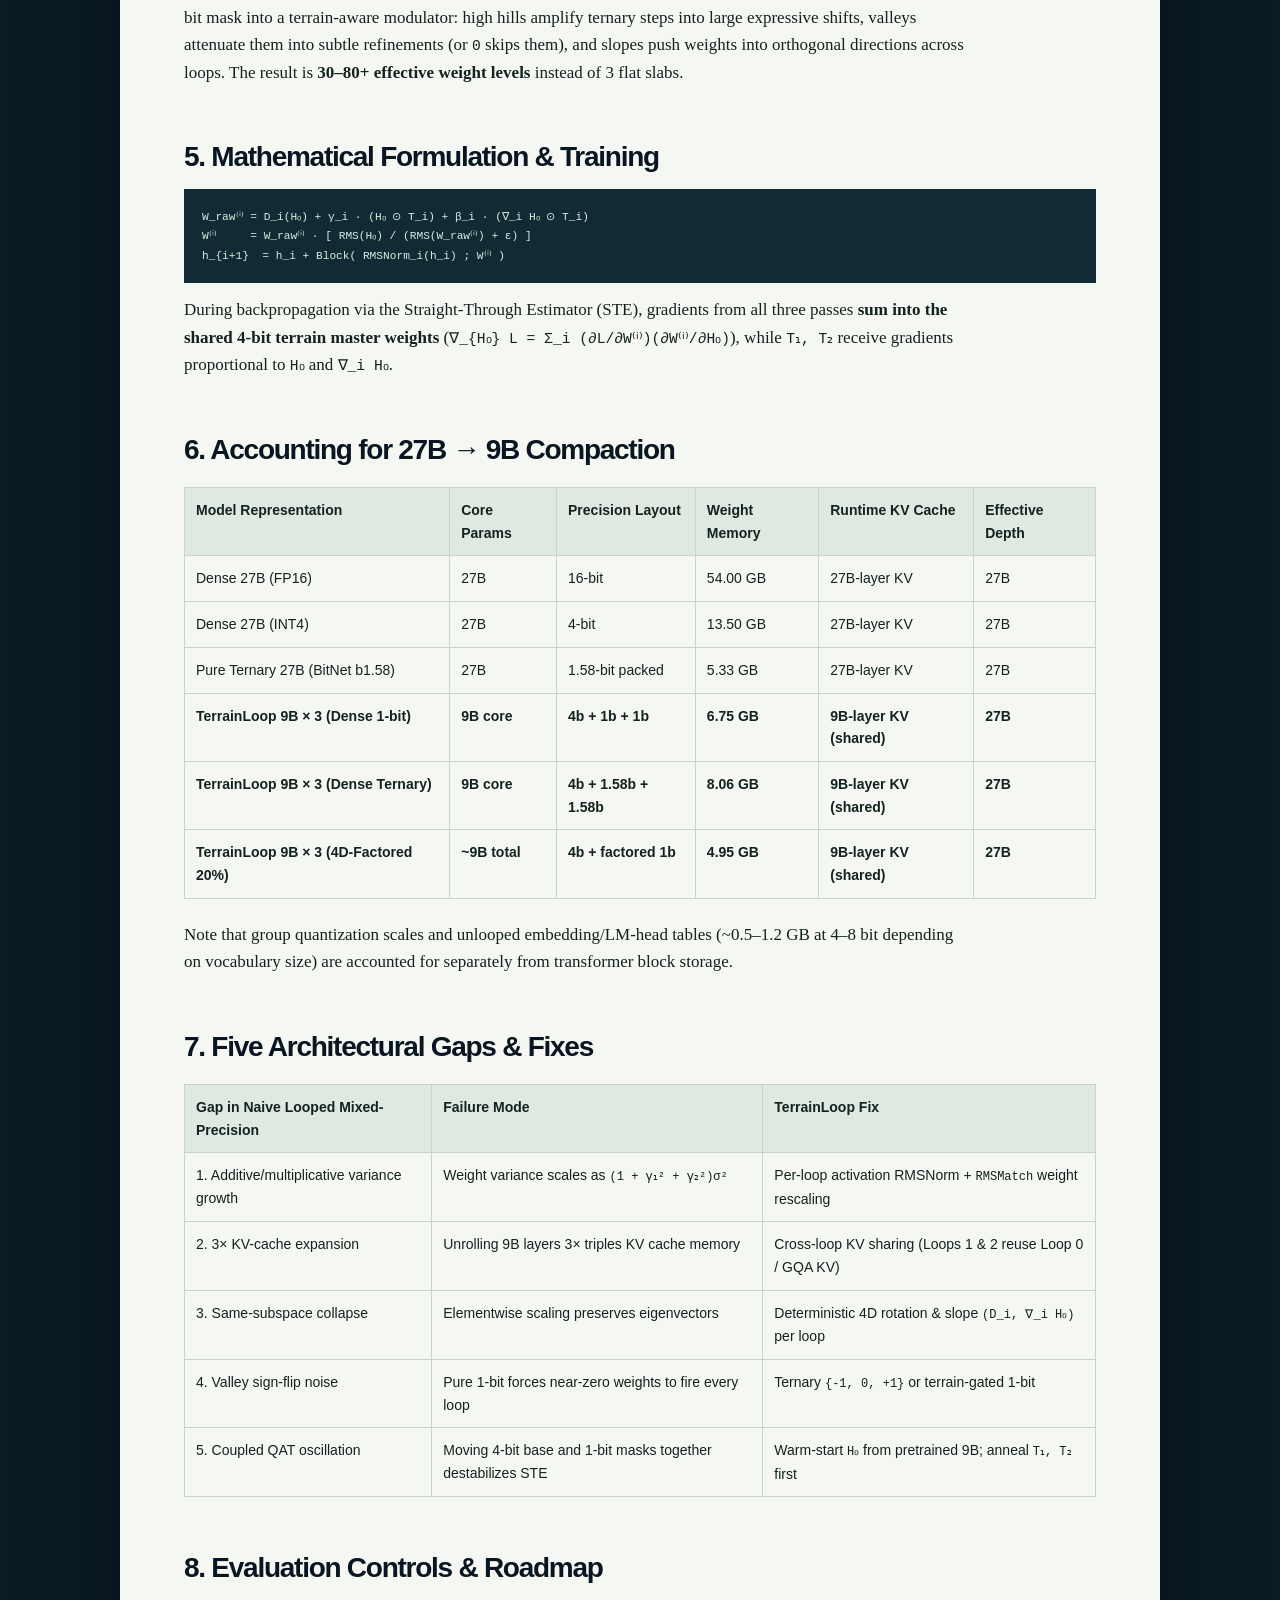
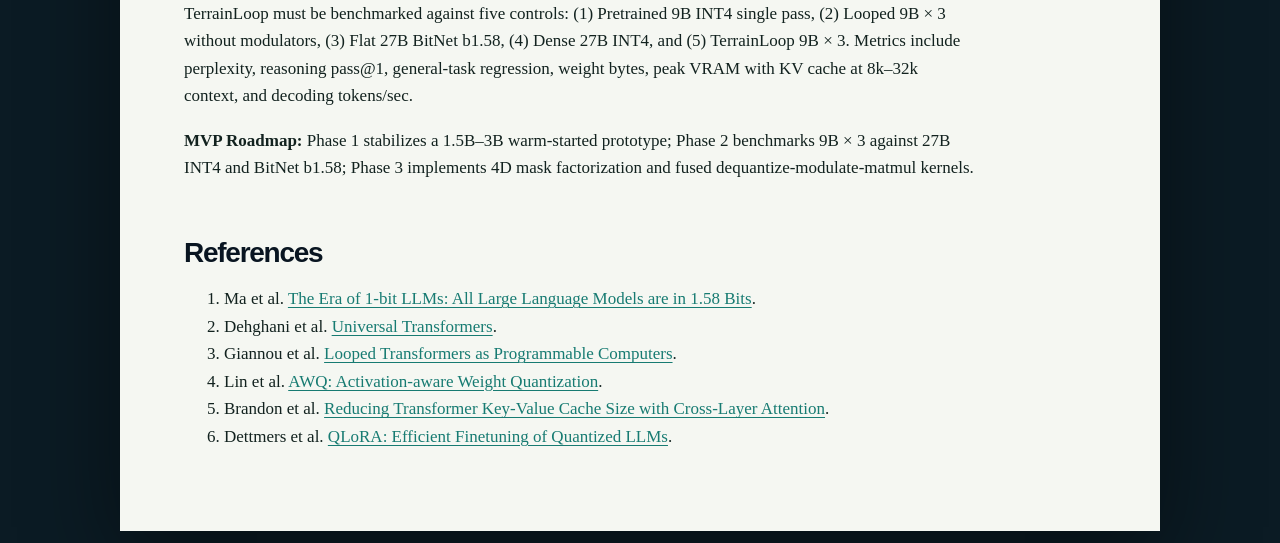
<file: terrainloop/paper.html>
<!DOCTYPE html>
<html lang="en">
<head>
  <meta charset="UTF-8" />
  <meta name="viewport" content="width=device-width, initial-scale=1.0" />
  <title>TerrainLoop — The Paper</title>
  <link rel="stylesheet" href="styles.css" />
</head>
<body>
  <div class="paper-standalone-shell">
    <div class="paper-standalone-sheet">
      <header class="paper-standalone-header">
        <div>
          <p class="section-kicker">TerrainLoop</p>
          <h1>The paper</h1>
        </div>
        <div class="paper-controls">
          <a href="index.html">← Overview &amp; 3D Lab</a>
          <a href="public/terrainloop-paper.pdf" download="terrainloop-paper.pdf">Download .pdf</a>
          <a href="public/terrainloop-paper.md" download="terrainloop-paper.md">Download .md</a>
        </div>
      </header>
      <article class="paper-content" id="paperBody"></article>
    </div>
  </div>
  <script src="paper-content.js"></script>
  <script>
    document.getElementById('paperBody').innerHTML = window.TERRAINLOOP_PAPER_HTML;
  </script>
</body>
</html>
</file>
<file: terrainloop/styles.css>
:root {
  --ink: #091521;
  --paper: #e9efe9;
  --mint: #a7efcf;
  --aqua: #65e6df;
  --coral: #ff8c6b;
  --line: rgba(226, 239, 232, .17);
}

* { box-sizing: border-box; }
html { scroll-behavior: smooth; background: var(--ink); }
body { margin: 0; background: var(--ink); color: var(--paper); font-family: Arial, Helvetica, sans-serif; }
a { color: inherit; text-decoration: none; }
button { font: inherit; cursor: pointer; }

/* Hero */
.hero {
  min-height: 100svh;
  padding: 24px clamp(24px, 5vw, 76px) 18px;
  position: relative;
  overflow: hidden;
  background: radial-gradient(circle at 80% 36%, #163449 0, transparent 25%),
              linear-gradient(125deg, #07121e 8%, #0a1d29 67%, #0c1723);
}
.hero:after {
  content: "";
  position: absolute;
  inset: 0;
  pointer-events: none;
  background-image: linear-gradient(rgba(132,229,212,.05) 1px, transparent 1px),
                    linear-gradient(90deg, rgba(132,229,212,.05) 1px, transparent 1px);
  background-size: 48px 48px;
  mask-image: linear-gradient(to bottom, transparent, black 35%, transparent);
}
nav, .hero-grid, .hero-footer { position: relative; z-index: 1; max-width: 1400px; margin-inline: auto; }
nav { display: flex; align-items: center; justify-content: space-between; font-size: 13px; letter-spacing: .06em; text-transform: uppercase; }
.wordmark { font-weight: 800; font-size: 21px; letter-spacing: -.06em; text-transform: none; }
.wordmark span { color: var(--coral); }
.nav-links { display: flex; gap: 30px; color: #b8cbc6; }
.nav-links a:hover, footer a:hover { color: var(--aqua); }
.nav-actions { display: flex; align-items: center; gap: 18px; }
.github-link { color: #b8cbc6; font-size: 11px; }
.github-link:hover { color: var(--aqua); }
.nav-paper {
  color: var(--paper);
  background: transparent;
  border: 0;
  border-bottom: 1px solid var(--aqua);
  padding: 0 0 3px;
  letter-spacing: .06em;
  text-transform: uppercase;
  font-size: 13px;
}
.nav-paper:hover { color: var(--aqua); }

.hero-grid { display: grid; grid-template-columns: 1.03fr .97fr; align-items: center; min-height: calc(100svh - 110px); gap: 48px; }
.hero-copy { max-width: 730px; padding: 80px 0; }
.eyebrow, .section-kicker { color: var(--aqua); font-size: 11px; letter-spacing: .16em; text-transform: uppercase; font-weight: 700; }
.eyebrow { margin: 0 0 25px; }
h1, h2, h3, p { margin-top: 0; }
h1, h2 { font-weight: 700; letter-spacing: -.065em; line-height: .93; }
h1 { font-size: clamp(58px, 8.2vw, 122px); margin-bottom: 31px; }
h1 em, h2 em { color: var(--mint); font-family: Georgia, serif; font-weight: 400; font-style: italic; }
.lede { color: #c4d4cf; font-size: clamp(17px, 1.5vw, 22px); line-height: 1.47; max-width: 630px; }
.hero-actions { display: flex; gap: 13px; margin-top: 36px; flex-wrap: wrap; }
.button { display: inline-flex; gap: 18px; align-items: center; padding: 13px 18px; border: 1px solid var(--line); font-weight: 700; font-size: 13px; transition: background .18s ease, border-color .18s ease, color .18s ease; }
.button-primary { background: var(--mint); color: #08201d; border-color: var(--mint); }
.button-primary:hover { background: var(--aqua); border-color: var(--aqua); }
.button-secondary { background: transparent; color: var(--paper); }
.button-secondary:hover { border-color: var(--aqua); color: var(--aqua); }

/* Hero graphic */
.weave-graphic { height: 440px; position: relative; border-left: 1px solid rgba(101,230,223,.25); background: linear-gradient(90deg,rgba(0,0,0,.08),transparent); }
.hero-graphic { animation: breathe 6s ease-in-out infinite; }
.core { position: absolute; right: 13%; top: 42%; height: 130px; width: 130px; border: 1px solid var(--aqua); display: grid; place-content: center; transform: rotate(45deg); box-shadow: 0 0 35px rgba(101,230,223,.25), inset 0 0 35px rgba(101,230,223,.08); }
.core span { transform: rotate(-45deg); font-size: 29px; letter-spacing: -.1em; font-weight: 800; color: var(--mint); }
.core i { position: absolute; width: 7px; height: 7px; background: var(--coral); right: -4px; top: -4px; }
.thread { position: absolute; left: 2%; width: 67%; height: 1px; background: linear-gradient(90deg, transparent, var(--aqua) 55%, transparent); transform-origin: right center; opacity: .8; animation: pulse 3.6s ease-in-out infinite; }
.thread-one { top: 17%; transform: rotate(20deg); }
.thread-two { top: 26%; transform: rotate(15deg); animation-delay: .6s; }
.thread-three { top: 35%; transform: rotate(9deg); animation-delay: 1.2s; }
.thread-four { top: 65%; transform: rotate(-10deg); }
.thread-five { top: 74%; transform: rotate(-16deg); animation-delay: .6s; }
.thread-six { top: 83%; transform: rotate(-22deg); animation-delay: 1.2s; }
.model-label { position: absolute; color: var(--paper); font-size: 15px; font-weight: 700; line-height: 1.1; }
.model-label span { display: block; color: #85a59e; font-size: 10px; font-weight: 400; text-transform: uppercase; letter-spacing: .08em; margin-top: 5px; }
.label-disk { top: 12%; left: 4%; }
.label-ram { top: 47%; left: 16%; }
.label-vram { bottom: 9%; right: 10%; }
.hero-footer { display: flex; gap: 30px; color: #82a49d; font-size: 10px; letter-spacing: .13em; text-transform: uppercase; }
.hero-footer span + span:before { content: "·"; color: var(--coral); padding-right: 30px; }

/* Sections */
.section { padding: 118px clamp(24px, 8vw, 150px); }
.thesis { background: var(--paper); color: var(--ink); }
.thesis .section-kicker { color: #1b786e; }
.thesis-layout { display: grid; grid-template-columns: 1.15fr .85fr; gap: 8vw; margin-top: 48px; }
.thesis h2, .layers h2, .proof h2, .closing h2, .lab h2 { font-size: clamp(42px, 5vw, 78px); margin-bottom: 0; }
.thesis h2 em { color: #d65c47; }
.thesis-copy { font-size: 18px; line-height: 1.55; color: #38504f; }
.flow { margin-top: 90px; border-top: 1px solid rgba(9,21,33,.2); border-bottom: 1px solid rgba(9,21,33,.2); display: grid; grid-template-columns: 1fr auto 1fr auto 1fr auto 1fr; padding: 22px 0; align-items: center; }
.flow div { display: flex; gap: 15px; align-items: center; }
.flow b { color: #d65c47; font-size: 12px; }
.flow span { font-size: 14px; font-weight: 700; line-height: 1.2; }
.flow i { font-style: normal; color: #64827d; }

.principles { background: #0d2730; }
.section-heading { display: flex; justify-content: space-between; gap: 40px; border-bottom: 1px solid var(--line); padding-bottom: 27px; }
.section-heading p:last-child { max-width: 440px; color: #b5c9c3; line-height: 1.45; margin: 0; }
.principle-grid { display: grid; grid-template-columns: repeat(3, 1fr); }
.principle-grid article { padding: 42px 35px 24px 0; border-right: 1px solid var(--line); min-height: 300px; }
.principle-grid article + article { padding-left: 35px; }
.principle-grid article:last-child { border: 0; }
.principle-grid span { color: var(--coral); font-size: 12px; }
.principle-grid h3 { font-size: 24px; line-height: 1.05; letter-spacing: -.04em; max-width: 240px; margin: 59px 0 17px; }
.principle-grid p { color: #b5c9c3; line-height: 1.48; font-size: 15px; }

.layers { background: #102f38; display: grid; grid-template-columns: .75fr 1.25fr; gap: 9vw; align-items: center; }
.layers-intro > p:last-child { color: #c5d8d2; line-height: 1.55; font-size: 17px; margin-top: 32px; }
.layer-stack { display: grid; gap: 12px; }
.layer { display: grid; grid-template-columns: 40px 1fr 1.3fr; align-items: center; padding: 23px; border: 1px solid var(--line); }
.layer > span { color: var(--coral); font-size: 12px; }
.layer b { font-size: 22px; letter-spacing: -.04em; }
.layer small { display: block; color: #84a9a1; margin-top: 3px; }
.layer p { margin: 0; color: #c9dad5; }
.layer.ram { transform: translateX(30px); background: rgba(101,230,223,.05); }
.layer.vram { transform: translateX(60px); background: var(--mint); color: #09211f; border-color: var(--mint); }
.layer.vram > span { color: #ba4b3b; }
.layer.vram small, .layer.vram p { color: #28544d; }

.example { background: var(--paper); color: var(--ink); }
.example .section-kicker { color: #217d72; }
.example-heading { max-width: 760px; }
.example-heading h2 { font-size: clamp(42px, 5vw, 78px); margin: 27px 0; }
.example-heading h2 em { color: #d65c47; }
.example-heading > p:last-child { color: #49605c; font-size: 18px; line-height: 1.5; max-width: 610px; }
.example-flow { display: grid; grid-template-columns: 1fr auto 1fr auto 1fr; gap: 18px; align-items: stretch; margin-top: 60px; }
.example-flow article { padding: 27px; background: #dce8df; min-height: 265px; }
.example-flow article span { color: #d65c47; font-size: 12px; font-weight: 700; }
.example-flow article small { display: block; margin-top: 36px; color: #568079; text-transform: uppercase; letter-spacing: .12em; font-size: 10px; }
.example-flow h3 { margin: 10px 0 15px; font-size: 23px; line-height: 1.08; letter-spacing: -.04em; }
.example-flow p { color: #3d5853; line-height: 1.45; margin-bottom: 0; font-size: 15px; }
.example-arrow { align-self: center; color: #d65c47; font-style: normal; font-size: 25px; }
.example-note { display: grid; grid-template-columns: 110px 1fr; gap: 20px; margin-top: 26px; padding-top: 20px; border-top: 1px solid rgba(9,21,33,.18); }
.example-note span { color: #d65c47; font-weight: 700; font-size: 12px; text-transform: uppercase; letter-spacing: .1em; }
.example-note p { color: #46605a; margin: 0; line-height: 1.5; }

/* Looped Transformer vs TerrainLoop 3-way visual comparison */
.arch-compare { background: #0a1d26; border-top: 1px solid var(--line); }
.arch-compare-grid { display: grid; grid-template-columns: repeat(3, 1fr); gap: 20px; margin-top: 44px; }
.arch-card { background: #f5f7f2; color: #091521; padding: 24px; border: 1px solid rgba(9,21,33,.12); display: flex; flex-direction: column; justify-content: space-between; }
.arch-card.featured { background: #ffffff; border: 2px solid var(--mint); box-shadow: 0 0 0 1px rgba(167,239,207,.35); }
.arch-card-top { display: flex; justify-content: space-between; align-items: flex-start; gap: 12px; }
.arch-card h3 { font-size: 24px; letter-spacing: -.045em; margin: 0 0 6px; line-height: 1.05; }
.arch-card-sub { color: #48605b; font-size: 13.5px; margin: 0 0 16px; line-height: 1.4; }
.hw-pill { font-size: 11px; font-weight: 700; padding: 4px 10px; border: 1px solid #091521; border-radius: 999px; white-space: nowrap; }
.hw-pill.edge { background: var(--mint); border-color: #177b72; color: #08201d; }
.arch-diagram-box { background: #ffffff; border: 1px solid #d4dfd8; border-radius: 10px; padding: 14px; margin-bottom: 16px; min-height: 176px; display: grid; place-items: center; }
.arch-card.featured .arch-diagram-box { background: #f1f8f5; border-color: #237d73; padding: 12px 14px 10px; }
.tl-run-tabs { display: flex; gap: 5px; justify-content: center; width: 100%; margin-top: 6px; }
.tl-run-tab { font-family: ui-monospace, monospace; font-size: 10.5px; font-weight: 700; padding: 3px 8px; border: 1px solid #b5cbc2; background: #ffffff; color: #38504f; border-radius: 4px; }
.tl-run-tab.active { background: #102b33; color: #a7efcf; border-color: #102b33; }
.meter-row { display: grid; grid-template-columns: 74px 1fr; align-items: center; gap: 8px; margin-top: 8px; font-size: 12px; font-weight: 700; color: #38504f; }
.meter-blocks { display: flex; flex-wrap: wrap; gap: 3px; align-items: center; }
.m-blk { width: 9px; height: 15px; border-radius: 2px; background: #091521; }
.m-blk.pink { background: #ff6283; }
.m-blk.ghost { background: transparent; border: 1px solid #ff6283; }
.m-blk.sliver { width: 5px; height: 15px; background: #177b72; border-radius: 1.5px; }
.m-blk.sliver.coral { background: #ff8c6b; }
.m-sep { font-family: ui-monospace, monospace; font-size: 11px; color: #568079; padding: 0 2px; }
.m-pair { display: inline-flex; gap: 2px; padding: 2px; border-radius: 3px; border: 1px solid transparent; }
.m-pair.active { border-color: #102b33; background: rgba(16,43,51,.08); }
.arch-foot { margin-top: 12px; padding-top: 10px; border-top: 1px solid #d4dfd8; font-size: 12.5px; color: #38504f; line-height: 1.45; }

/* Advanced Sparse Diff & Reasons to Believe */
.belief-grid { display: grid; grid-template-columns: 1.05fr .95fr; gap: 22px; margin-top: 44px; }
.belief-card { background: #dce8df; padding: 26px; color: #091521; }
.belief-card h3 { font-size: 22px; letter-spacing: -.04em; margin: 0 0 10px; }
.diff-table { width: 100%; border-collapse: collapse; font-family: ui-monospace, SFMono-Regular, Menlo, monospace; font-size: 13px; margin-top: 12px; background: #f5f7f2; }
.diff-table th, .diff-table td { padding: 9px 10px; border: 1px solid #bfd0c6; text-align: left; }
.diff-table th { background: #102b33; color: #e9efe9; font-family: Arial, Helvetica, sans-serif; font-size: 11px; text-transform: uppercase; letter-spacing: .06em; }
.tok-zero { color: #64827d; }
.tok-add { color: #177b72; font-weight: 700; }
.tok-sub { color: #d65c47; font-weight: 700; }
.reason-list { display: grid; gap: 12px; margin-top: 12px; }
.reason-item { background: #f5f7f2; border-left: 3px solid #d65c47; padding: 12px 14px; font-size: 14px; line-height: 1.48; color: #243b37; }
.reason-item strong { color: #091521; }

@media (max-width: 960px) {
  .arch-compare-grid, .belief-grid { grid-template-columns: 1fr; }
}

/* Interactive 3D Lab (matching SkillWeave styling tokens) */
.lab { background: var(--ink); border-top: 1px solid var(--line); }
.lab-header { display: flex; justify-content: space-between; align-items: flex-end; gap: 30px; margin-bottom: 42px; flex-wrap: wrap; }
.lab-header h2 { margin-top: 14px; }
.lab-header > p { max-width: 440px; color: #b5c9c3; line-height: 1.5; margin: 0; }
.lab-grid-2 { display: grid; grid-template-columns: 1fr 1fr; gap: 20px; }
.lab-panel { border: 1px solid var(--line); background: #0b1c28; padding: 22px; }
.lab-panel-head { display: flex; justify-content: space-between; align-items: center; gap: 12px; margin-bottom: 14px; }
.lab-panel-head h3 { margin: 0; font-size: 18px; letter-spacing: -.03em; }
.lab-tag { font-family: ui-monospace, SFMono-Regular, Menlo, monospace; font-size: 11px; padding: 3px 9px; border: 1px solid var(--aqua); color: var(--aqua); }
.lab-tag.coral { border-color: var(--coral); color: var(--coral); }
.lab-tag.mint { border-color: var(--mint); color: var(--mint); }
canvas.interactive-3d { width: 100%; display: block; background: #061019; border: 1px solid var(--line); cursor: grab; touch-action: none; }
canvas.interactive-3d.dragging { cursor: grabbing; }
.lab-hud { display: flex; justify-content: space-between; align-items: center; gap: 12px; margin-top: 10px; font-family: ui-monospace, monospace; font-size: 11.5px; color: #85a59e; flex-wrap: wrap; }
.lab-controls { display: grid; grid-template-columns: repeat(auto-fit, minmax(210px, 1fr)); gap: 16px; margin-top: 18px; padding-top: 18px; border-top: 1px solid var(--line); }
.lab-ctrl label { display: flex; justify-content: space-between; font-size: 12px; color: #b5c9c3; margin-bottom: 6px; }
.lab-ctrl strong { color: var(--mint); font-family: ui-monospace, monospace; }
.lab-ctrl input[type="range"] { width: 100%; accent-color: var(--aqua); cursor: pointer; }
.lab-btn-row { display: flex; flex-wrap: wrap; gap: 8px; margin-top: 14px; }
.lab-btn { background: transparent; color: var(--paper); border: 1px solid var(--line); padding: 7px 12px; font-size: 12px; font-weight: 700; letter-spacing: .02em; }
.lab-btn:hover { border-color: var(--aqua); color: var(--aqua); }
.lab-btn.active { background: var(--mint); color: #08201d; border-color: var(--mint); }
.lab-formula { margin-top: 14px; padding: 14px; background: #07131d; border-left: 3px solid var(--coral); font-family: ui-monospace, monospace; font-size: 12px; color: #d5eee4; white-space: pre-wrap; overflow-x: auto; }
.calc-bar { margin-top: 10px; }
.calc-bar-lbl { display: flex; justify-content: space-between; font-family: ui-monospace, monospace; font-size: 12px; color: #c4d4cf; margin-bottom: 5px; }
.calc-track { height: 12px; background: #102634; display: flex; }
.calc-seg { height: 100%; transition: width .22s ease; }

.proof { background: var(--coral); color: #30141c; }
.proof .section-kicker { color: #743338; }
.proof-grid { display: grid; grid-template-columns: 1fr 1fr; margin-top: 44px; gap: 7vw; }
.proof h2 em { color: #f8e9c9; }
.metrics { display: grid; grid-template-columns: 1fr 1fr; border-top: 1px solid rgba(48,20,28,.35); }
.metrics span { padding: 15px 0; font-weight: 700; border-bottom: 1px solid rgba(48,20,28,.35); font-size: 14px; }
.metrics span:nth-child(even) { padding-left: 20px; }

.roadmap { background: #081923; }
.roadmap ol { list-style: none; padding: 0; margin: 45px 0 0; border-top: 1px solid var(--line); }
.roadmap li { display: grid; grid-template-columns: 100px .85fr 1.3fr; gap: 20px; padding: 25px 0; border-bottom: 1px solid var(--line); align-items: baseline; }
.roadmap li > span { color: var(--coral); font-size: 12px; }
.roadmap h3 { margin: 0; font-size: 29px; letter-spacing: -.045em; }
.roadmap p { margin: 0; color: #b4c8c2; line-height: 1.5; }

.closing { text-align: center; background: var(--paper); color: var(--ink); padding-block: 145px; }
.closing .section-kicker { color: #217d72; }
.closing h2 { margin: 32px 0 23px; }
.closing h2 em { color: #d65c47; }
.closing > p:not(.section-kicker) { max-width: 590px; margin: 0 auto 34px; line-height: 1.5; color: #48605b; font-size: 18px; }
footer { padding: 25px clamp(24px, 5vw, 76px); display: flex; justify-content: space-between; align-items: center; color: #90aaa4; font-size: 11px; border-top: 1px solid var(--line); }
footer .wordmark { color: var(--paper); }
footer p { margin: 0; }
footer p:last-child a { color: var(--aqua); }

/* Paper Modal + Familiar Paper Page */
.paper-backdrop {
  position: fixed;
  z-index: 40;
  inset: 0;
  padding: 28px;
  display: none;
  place-items: center;
  background: rgba(2,11,17,.78);
  backdrop-filter: blur(11px);
}
.paper-backdrop.open { display: grid; animation: fade-in .2s ease; }
.paper-modal {
  width: min(1060px, 100%);
  max-height: min(880px, calc(100svh - 56px));
  display: grid;
  grid-template-rows: auto 1fr;
  background: #f5f7f2;
  color: #12221f;
  box-shadow: 0 28px 90px rgba(0,0,0,.5);
  overflow: hidden;
  animation: modal-in .26s cubic-bezier(.2,.7,.2,1);
}
.paper-modal header, .paper-standalone-header {
  display: flex;
  justify-content: space-between;
  align-items: center;
  gap: 20px;
  padding: 24px 30px 20px;
  background: #102b33;
  color: var(--paper);
}
.paper-modal header .section-kicker, .paper-standalone-header .section-kicker { margin: 0 0 7px; }
.paper-modal header h2, .paper-standalone-header h1 { font-size: 31px; margin: 0; letter-spacing: -.045em; line-height: 1; }
.paper-controls { display: flex; align-items: center; gap: 18px; font-size: 12px; font-weight: 700; }
.paper-controls a { color: var(--aqua); }
.paper-controls a:hover { text-decoration: underline; }
.paper-controls button { border: 1px solid rgba(255,255,255,.3); color: var(--paper); background: transparent; width: 34px; height: 34px; font-size: 27px; line-height: 1; }
.paper-content { overflow: auto; padding: clamp(28px, 5vw, 65px); font-family: Georgia, serif; font-size: 17px; line-height: 1.62; background: #f5f7f2; color: #12221f; }
.paper-content > :first-child { margin-top: 0; }
.paper-content h1, .paper-content h2, .paper-content h3 { font-family: Arial, Helvetica, sans-serif; line-height: 1.08; letter-spacing: -.045em; color: #091521; }
.paper-content h1 { font-size: 42px; margin: 0 0 27px; }
.paper-content h2 { font-size: 28px; margin-top: 56px; margin-bottom: 16px; }
.paper-content h3 { font-size: 21px; margin-top: 34px; margin-bottom: 12px; }
.paper-content p, .paper-content li { max-width: 790px; }
.paper-content a { color: #177b72; text-decoration: underline; text-underline-offset: 3px; }
.paper-content blockquote { margin: 28px 0; padding: 14px 22px; border-left: 3px solid var(--coral); background: #e7eee7; }
.paper-content table { width: 100%; border-collapse: collapse; font-family: Arial, Helvetica, sans-serif; font-size: 14px; margin: 22px 0; }
.paper-content th, .paper-content td { text-align: left; padding: 11px; border: 1px solid #c8d4cd; vertical-align: top; }
.paper-content th { background: #dfe9e2; }
.paper-content pre { overflow: auto; padding: 18px; background: #102b33; color: #d5eee4; font-size: 13px; line-height: 1.5; }
.paper-content code { font-size: .86em; font-family: ui-monospace, SFMono-Regular, Menlo, monospace; }
.paper-diagram { overflow-x: auto; margin: 26px 0; padding: 20px; background: #e7eee7; border: 1px solid #c8d9d0; text-align: center; }
.paper-diagram svg { max-width: 100%; height: auto; }

/* Standalone Paper Page Wrapper */
.paper-standalone-shell {
  min-height: 100svh;
  background: #0b1b24;
  padding: clamp(0px, 2vw, 28px);
  display: flex;
  justify-content: center;
}
.paper-standalone-sheet {
  width: min(1040px, 100%);
  background: #f5f7f2;
  color: #12221f;
  box-shadow: 0 28px 90px rgba(0,0,0,.45);
}

/* Reveal animations */
.reveal { opacity: 0; transform: translateY(24px); transition: opacity .72s ease, transform .72s cubic-bezier(.2,.7,.2,1); }
.reveal.is-visible { opacity: 1; transform: translateY(0); }
.principle-grid .reveal:nth-child(2), .example-flow .reveal:nth-child(2) { transition-delay: .12s; }
.principle-grid .reveal:nth-child(3), .example-flow .reveal:nth-child(3) { transition-delay: .22s; }

@keyframes breathe { 50% { transform: translateY(-8px); } }
@keyframes pulse { 50% { opacity: .27; filter: drop-shadow(0 0 7px var(--aqua)); } }
@keyframes fade-in { from { opacity: 0; } to { opacity: 1; } }
@keyframes modal-in { from { opacity: 0; transform: translateY(18px) scale(.98); } to { opacity: 1; transform: none; } }

@media (max-width: 900px) {
  .lab-grid-2 { grid-template-columns: 1fr; }
}
@media (max-width: 780px) {
  nav .nav-links, .github-link { display: none; }
  .nav-paper { font-size: 10px; }
  .hero-grid, .thesis-layout, .layers, .proof-grid { grid-template-columns: 1fr; }
  .hero-copy { padding: 84px 0 30px; }
  .weave-graphic { height: 305px; }
  .core { width: 92px; height: 92px; }
  .hero-footer { gap: 11px; font-size: 8px; }
  .hero-footer span + span:before { padding-right: 11px; }
  .section { padding: 80px 24px; }
  .flow { margin-top: 55px; grid-template-columns: 1fr 18px 1fr; gap: 16px 6px; }
  .flow i:nth-of-type(2) { grid-row: 2; }
  .flow div:nth-of-type(3) { grid-row: 2; }
  .flow div:nth-of-type(4) { grid-row: 2; }
  .section-heading { display: block; }
  .section-heading p:last-child { margin-top: 20px; }
  .principle-grid { grid-template-columns: 1fr; }
  .principle-grid article, .principle-grid article + article { min-height: auto; border-right: 0; border-bottom: 1px solid var(--line); padding: 28px 0; }
  .principle-grid h3 { margin-top: 28px; }
  .layer, .roadmap li { grid-template-columns: 32px 1fr; }
  .layer p, .roadmap p { grid-column: 2; }
  .layer.ram, .layer.vram { transform: none; }
  .metrics { grid-template-columns: 1fr; }
  .metrics span:nth-child(even) { padding-left: 0; }
  .example-flow { grid-template-columns: 1fr; }
  .example-arrow { transform: rotate(90deg); justify-self: center; }
  .example-note { grid-template-columns: 1fr; gap: 9px; }
  .paper-backdrop { padding: 10px; }
  .paper-modal { max-height: calc(100svh - 20px); }
  .paper-modal header, .paper-standalone-header { padding: 18px; }
  .paper-content { font-size: 16px; }
  .paper-content h1 { font-size: 31px; }
  .paper-content table { display: block; overflow-x: auto; }
  footer { align-items: flex-start; flex-direction: column; gap: 12px; }
}
</file>
